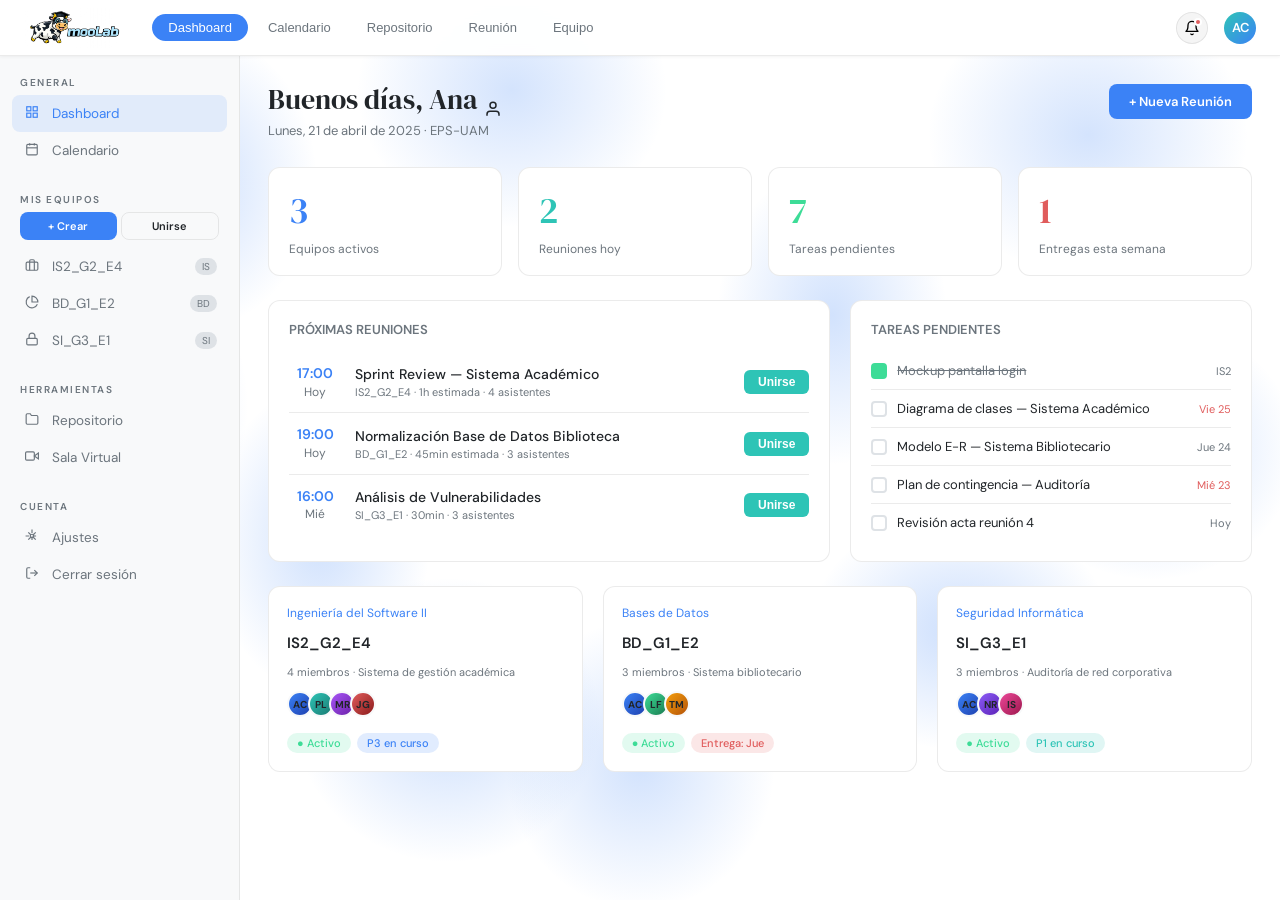
<file: index.html>
<!DOCTYPE html>
<html lang="es">
<head>
  <meta charset="UTF-8">
  <meta name="viewport" content="width=device-width, initial-scale=1.0">
  <title>MooLab — Maqueta</title>
  
  <!-- Google Fonts -->
  <link href="https://fonts.googleapis.com/css2?family=DM+Serif+Display:ital@0;1&family=DM+Sans:wght@300;400;500;600&display=swap" rel="stylesheet">
  
  <!-- External CSS -->
  <link rel="stylesheet" href="css/styles.css">
</head>
<body>

<!-- ════════════════════════════════════════════════════════════════════════════════
     REFACTORED VERSION - All styles moved to external CSS, JS moved to external file
     ════════════════════════════════════════════════════════════════════════════════ -->

<!-- ═══════════════════════════════════════════════════════════════════════════════
     TOPBAR
     ═══════════════════════════════════════════════════════════════════════════════ -->
<header class="topbar">
  <div class="logo-container">
    <img src="logo.png" alt="MooLab Logo" class="logo-img" style="width: 100%;" />
  </div>
  <nav class="nav-pills">
    <button class="nav-pill active" onclick="setView('dashboard',this)">Dashboard</button>
    <button class="nav-pill" onclick="setView('calendar',this)">Calendario</button>
    <button class="nav-pill" onclick="setView('repository',this)">Repositorio</button>
    <button class="nav-pill" onclick="setView('meeting',this)">Reunión</button>
    <button class="nav-pill" onclick="setView('team',this)">Equipo</button>
  </nav>
  <button class="notif-btn" onclick="toggleNotif()">
    <svg width="16" height="16" viewBox="0 0 24 24" fill="none" stroke="currentColor" stroke-width="2" stroke-linecap="round" stroke-linejoin="round"><path d="M18 8A6 6 0 0 0 6 8c0 7-3 9-3 9h18s-3-2-3-9"/><path d="M13.73 21a2 2 0 0 1-3.46 0"/></svg>
    <span class="notif-dot"></span>
  </button>
  <div class="avatar">AC</div>
</header>

<!-- ═══════════════════════════════════════════════════════════════════════════════
     NOTIFICATION PANEL
     ═══════════════════════════════════════════════════════════════════════════════ -->
<div class="notif-panel" id="notifPanel">
  <div class="notif-header">Notificaciones</div>
  <div class="notif-item">
    <span class="notif-ico"><svg width="18" height="18" viewBox="0 0 24 24" fill="none" stroke="currentColor" stroke-width="2"><rect x="3" y="4" width="18" height="18" rx="2" ry="2"/><line x1="16" y1="2" x2="16" y2="6"/><line x1="8" y1="2" x2="8" y2="6"/><line x1="3" y1="10" x2="21" y2="10"/></svg></span>
    <div class="notif-text">
      <strong>Reunión en 30 min — Sistema Académico</strong>
      <span class="notif-time">hace 2 min</span>
    </div>
    <div class="unread-dot"></div>
  </div>
  <div class="notif-item">
    <span class="notif-ico"><svg width="18" height="18" viewBox="0 0 24 24" fill="none" stroke="currentColor" stroke-width="2"><path d="M21 15v4a2 2 0 0 1-2 2H5a2 2 0 0 1-2-2v-4"/><polyline points="7 10 12 15 17 10"/><line x1="12" y1="15" x2="12" y2="3"/></svg></span>
    <div class="notif-text">
      <strong>Entrega automática realizada — P3</strong>
      <span class="notif-time">hace 1 h</span>
    </div>
    <div class="unread-dot"></div>
  </div>
  <div class="notif-item">
    <span class="notif-ico"><svg width="18" height="18" viewBox="0 0 24 24" fill="none" stroke="currentColor" stroke-width="2"><path d="M17 21v-2a4 4 0 0 0-4-4H5a4 4 0 0 0-4 4v2"/><circle cx="9" cy="7" r="4"/><path d="M23 21v-2a4 4 0 0 0-3-3.87"/><path d="M16 3.13a4 4 0 0 1 0 7.75"/></svg></span>
    <div class="notif-text">
      <strong>Pablo se unió al equipo IS2_G2_E4</strong>
      <span class="notif-time">ayer</span>
    </div>
  </div>
  <div class="notif-item">
    <span class="notif-ico"><svg width="18" height="18" viewBox="0 0 24 24" fill="none" stroke="currentColor" stroke-width="2"><circle cx="12" cy="12" r="10"/><line x1="15" y1="9" x2="9" y2="15"/><line x1="9" y1="9" x2="15" y2="15"/></svg></span>
    <div class="notif-text">
      <strong>Reunión cancelada — BD Página 2</strong>
      <span class="notif-time">ayer · Motivo: conflicto horario</span>
    </div>
  </div>
</div>

<!-- ═══════════════════════════════════════════════════════════════════════════════
     MODALS
     ═══════════════════════════════════════════════════════════════════════════════ -->

<!-- MODAL: Nueva Reunión -->
<div class="modal-overlay" id="meetingModal">
  <div class="modal">
    <div class="modal-title">Nueva Reunión</div>
    <div class="form-group">
      <label class="form-label">Equipo</label>
      <select class="form-select">
        <option selected>IS2_G2_E4 — Ingeniería del Software II</option>
        <option>BD_G1_E2 — Bases de Datos</option>
        <option>SI_G3_E1 — Seguridad Informática</option>
      </select>
    </div>
    <div class="form-group">
      <label class="form-label">Título</label>
      <input class="form-input" value="Sprint Review — Práctica 3" />
    </div>
    <div style="display:grid;grid-template-columns:1fr 1fr;gap:12px">
      <div class="form-group">
        <label class="form-label">Fecha</label>
        <input class="form-input" type="date" value="2025-04-21" />
      </div>
      <div class="form-group">
        <label class="form-label">Hora</label>
        <input class="form-input" type="time" value="17:00" />
      </div>
    </div>
    <div class="form-group">
      <label class="form-label">Duración estimada</label>
      <select class="form-select">
        <option>30 minutos</option>
        <option selected>1 hora</option>
        <option>1h 30min</option>
        <option>2 horas</option>
      </select>
    </div>
    <div class="form-group">
      <label class="form-label">Tipo</label>
      <select class="form-select">
        <option selected>Puntual (una vez)</option>
        <option>Semanal</option>
        <option>Mensual</option>
      </select>
    </div>
    <div class="form-group">
      <label class="form-label">Objetivos / Temas a tratar</label>
      <input class="form-input" value="Revisión mockups, reparto tareas P3, cierre actas" />
    </div>
    <div class="modal-footer">
      <button class="btn btn-outline" onclick="closeModal('meetingModal')">Cancelar</button>
      <button class="btn btn-primary" onclick="closeModal('meetingModal')">Crear Reunión</button>
    </div>
  </div>
</div>

<!-- MODAL: Cancelar Reunión -->
<div class="modal-overlay" id="cancelMeetingModal">
  <div class="modal">
    <div class="modal-title">Cancelar Reunión</div>
    <p style="font-size:13px;color:var(--muted);margin-bottom:16px">Sprint Review — IS2 P3<br>Lun, 21 abril • 17:00</p>
    <div class="form-group">
      <label class="form-label">Motivo de cancelación</label>
      <input class="form-input" placeholder="Ej: Conflicto de horario, enfermedad..." />
    </div>
    <div style="padding:10px;background:rgba(224,92,92,0.1);border-radius:8px;font-size:12px;margin-bottom:14px">
      <svg width="12" height="12" viewBox="0 0 24 24" fill="none" stroke="var(--rose)" stroke-width="2" style="display:inline;margin-right:4px"><path d="M10.29 3.86L1.82 18a2 2 0 0 0 1.71 3h16.94a2 2 0 0 0 1.71-3L13.71 3.86a2 2 0 0 0-3.42 0z"/><line x1="12" y1="9" x2="12" y2="13"/><line x1="12" y1="17" x2="12.01" y2="17"/></svg> Se notificará a todos los integrantes del equipo
    </div>
    <div class="modal-footer">
      <button class="btn btn-outline" onclick="closeModal('cancelMeetingModal')">Volver</button>
      <button class="btn" style="background:var(--rose);color:#fff" onclick="closeModal('cancelMeetingModal')">Cancelar Reunión</button>
    </div>
  </div>
</div>

<!-- MODAL: Crear Equipo -->
<div class="modal-overlay" id="createTeamModal">
  <div class="modal">
    <div class="modal-title">Crear Nuevo Equipo</div>
    <div class="form-group">
      <label class="form-label">Asignatura</label>
      <select class="form-select">
        <option>Seleccionar asignatura...</option>
        <option selected>Ingeniería del Software II</option>
        <option>Bases de Datos</option>
        <option>Seguridad Informática</option>
        <option>Arquitectura de Computadores</option>
      </select>
    </div>
    <div class="form-group">
      <label class="form-label">Grupo de prácticas</label>
      <select class="form-select">
        <option>Seleccionar grupo...</option>
        <option>Grupo 1</option>
        <option selected>Grupo 2</option>
        <option>Grupo 3</option>
      </select>
    </div>
    <div class="form-group">
      <label class="form-label">Descripción del equipo (opcional)</label>
      <input class="form-input" placeholder="Ej: Enfocados en metodologías ágiles" />
    </div>
    <div class="form-group">
      <label class="form-label">Integrantes (2-4 personas)</label>
      <div style="display:flex;flex-direction:column;gap:8px;margin-top:8px">
        <div style="display:flex;gap:8px;align-items:center;padding:8px;background:var(--slate);border-radius:6px">
          <span style="font-size:11px;font-weight:600;color:var(--muted)">1</span>
          <input class="form-input" style="margin:0" placeholder="nombre.apellido@estudiante.uam.es" value="ana.castillo@estudiante.uam.es" disabled />
          <span style="font-size:11px;color:var(--amber)">Tú</span>
        </div>
        <div style="display:flex;gap:8px;align-items:center">
          <span style="font-size:11px;font-weight:600;color:var(--muted)">2</span>
          <input class="form-input" style="margin:0" placeholder="Buscar estudiante..." />
          <button class="btn btn-sm btn-outline">Añadir</button>
        </div>
      </div>
    </div>
    <div style="padding:10px;background:rgba(59,130,246,0.1);border-radius:8px;font-size:11px;margin-top:10px">
      ℹ️ Solo se mostrarán estudiantes del mismo grupo de prácticas sin equipo
    </div>
    <div class="modal-footer">
      <button class="btn btn-outline" onclick="closeModal('createTeamModal')">Cancelar</button>
      <button class="btn btn-primary" onclick="closeModal('createTeamModal')">Crear Equipo</button>
    </div>
  </div>
</div>

<!-- MODAL: Unirse a Equipo -->
<div class="modal-overlay" id="joinTeamModal">
  <div class="modal">
    <div class="modal-title">Solicitar unirse a un Equipo</div>
    <div class="form-group">
      <label class="form-label">Asignatura</label>
      <select class="form-select">
        <option selected>Ingeniería del Software II</option>
        <option>Bases de Datos</option>
        <option>Seguridad Informática</option>
      </select>
    </div>
    <div class="form-group">
      <label class="form-label">Equipos disponibles</label>
      <div style="display:flex;flex-direction:column;gap:8px;margin-top:8px;max-height:200px;overflow-y:auto">
        <div style="padding:12px;border:1px solid var(--border);border-radius:8px;cursor:pointer;transition:all 0.15s" onmouseover="this.style.borderColor='var(--amber)'" onmouseout="this.style.borderColor='var(--border)'">
          <div style="font-weight:600;font-size:13px">IS2_G2_E2</div>
          <div style="font-size:11px;color:var(--muted);margin-top:2px">3/4 miembros · Práctica 3 en curso</div>
        </div>
        <div style="padding:12px;border:1px solid var(--border);border-radius:8px;cursor:pointer;transition:all 0.15s" onmouseover="this.style.borderColor='var(--amber)'" onmouseout="this.style.borderColor='var(--border)'">
          <div style="font-weight:600;font-size:13px">IS2_G2_E5</div>
          <div style="font-size:11px;color:var(--muted);margin-top:2px">2/4 miembros · Buscando integrantes</div>
        </div>
      </div>
    </div>
    <div class="form-group">
      <label class="form-label">Mensaje de presentación (opcional)</label>
      <input class="form-input" placeholder="Ej: Experiencia en desarrollo web..." />
    </div>
    <div class="modal-footer">
      <button class="btn btn-outline" onclick="closeModal('joinTeamModal')">Cancelar</button>
      <button class="btn btn-primary" onclick="closeModal('joinTeamModal')">Enviar Solicitud</button>
    </div>
  </div>
</div>

<!-- MODAL: Subir Archivo -->
<div class="modal-overlay" id="uploadFileModal">
  <div class="modal">
    <div class="modal-title">Subir Archivo</div>
    <div class="form-group">
      <label class="form-label">Ubicación actual</label>
      <input class="form-input" value="IS2_G2_E4 › Práctica 3" disabled />
    </div>
    <div style="border:2px dashed var(--border);border-radius:8px;padding:32px;text-align:center;cursor:pointer;transition:all 0.2s" onmouseover="this.style.borderColor='var(--amber)';this.style.background='rgba(59,130,246,0.05)'" onmouseout="this.style.borderColor='var(--border)';this.style.background='transparent'">
      <div style="margin-bottom:8px"><svg width="32" height="32" viewBox="0 0 24 24" fill="none" stroke="currentColor" stroke-width="1.5"><path d="M21 15v4a2 2 0 0 1-2 2H5a2 2 0 0 1-2-2v-4"/><polyline points="17 8 12 3 7 8"/><line x1="12" y1="3" x2="12" y2="15"/></svg></div>
      <div style="font-size:13px;font-weight:600;margin-bottom:4px">Arrastra archivos aquí</div>
      <div style="font-size:11px;color:var(--muted)">o haz clic para seleccionar</div>
    </div>
    <div style="font-size:11px;color:var(--muted);margin-top:12px">
      Tipos soportados: Documentos, código fuente, imágenes, PDF, Office, etc.
    </div>
    <div class="modal-footer">
      <button class="btn btn-outline" onclick="closeModal('uploadFileModal')">Cancelar</button>
      <button class="btn btn-primary" onclick="closeModal('uploadFileModal')">Subir</button>
    </div>
  </div>
</div>

<!-- MODAL: Crear Carpeta Práctica -->
<div class="modal-overlay" id="createFolderModal">
  <div class="modal">
    <div class="modal-title">Nueva Carpeta de Práctica</div>
    <div class="form-group">
      <label class="form-label">Nombre de la carpeta</label>
      <input class="form-input" placeholder="Ej: Práctica 4" />
    </div>
    <div class="form-group">
      <label class="form-label">Asociar a tarea de Moodle</label>
      <select class="form-select">
        <option>Seleccionar tarea...</option>
        <option>Práctica 3 — Análisis y Diseño (Entrega: 25 abr)</option>
        <option>Práctica 4 — Implementación (Entrega: 12 may)</option>
        <option>Práctica 5 — Pruebas (Entrega: 28 may)</option>
      </select>
    </div>
    <div class="form-group">
      <label class="form-label">Carpeta de entrega automática</label>
      <input class="form-input" value="/src" placeholder="Ej: /src, /entrega" />
    </div>
    <div style="padding:10px;background:rgba(59,130,246,0.1);border-radius:8px;font-size:11px">
      ℹ️ Los archivos en la carpeta de entrega se comprimirán y enviarán automáticamente si no se ha entregado nada antes del plazo
    </div>
    <div class="modal-footer">
      <button class="btn btn-outline" onclick="closeModal('createFolderModal')">Cancelar</button>
      <button class="btn btn-primary" onclick="closeModal('createFolderModal')">Crear Carpeta</button>
    </div>
  </div>
</div>

<!-- MODAL: Comentar Archivo -->
<div class="modal-overlay" id="commentFileModal">
  <div class="modal">
    <div class="modal-title">Comentarios — Memoria_P3_v2.docx</div>
    <div style="max-height:300px;overflow-y:auto;margin-bottom:16px">
      <div style="padding:10px;background:var(--slate);border-radius:8px;margin-bottom:8px">
        <div style="display:flex;justify-content:space-between;align-items:center;margin-bottom:4px">
          <span style="font-size:11px;font-weight:600;color:var(--amber)">Pablo L.</span>
          <span style="font-size:10px;color:var(--muted)">hace 2h</span>
        </div>
        <div style="font-size:12px;margin-bottom:4px">Revisar sección 3.2, falta completar los diagramas</div>
        <div style="font-size:10px;color:var(--muted)"><svg width="10" height="10" viewBox="0 0 24 24" fill="currentColor" style="display:inline;margin-right:2px"><path d="M21 10c0 7-9 13-9 13s-9-6-9-13a9 9 0 0 1 18 0z"/><circle cx="12" cy="10" r="3"/></svg> Página 15, línea 8-12</div>
      </div>
      <div style="padding:10px;background:rgba(59,130,246,0.1);border-radius:8px;margin-bottom:8px">
        <div style="display:flex;justify-content:space-between;align-items:center;margin-bottom:4px">
          <span style="font-size:11px;font-weight:600;color:var(--teal)">Ana C. (tú)</span>
          <span style="font-size:10px;color:var(--muted)">hace 1h</span>
        </div>
        <div style="font-size:12px;margin-bottom:4px"><svg width="12" height="12" viewBox="0 0 24 24" fill="none" stroke="var(--green)" stroke-width="3" style="display:inline;margin-right:4px"><polyline points="20 6 9 17 4 12"/></svg> Corregido, he añadido el diagrama de clases</div>
      </div>
    </div>
    <div class="form-group">
      <label class="form-label">Nuevo comentario</label>
      <input class="form-input" placeholder="Escribe tu comentario..." />
      <input class="form-input" style="margin-top:6px" placeholder="Referencia (opcional): Ej: Página 10, línea 5" />
    </div>
    <div class="modal-footer">
      <button class="btn btn-outline" onclick="closeModal('commentFileModal')">Cerrar</button>
      <button class="btn btn-primary" onclick="closeModal('commentFileModal')">Añadir Comentario</button>
    </div>
  </div>
</div>

<!-- MODAL: Reportar Incidencia -->
<div class="modal-overlay" id="reportIncidentModal">
  <div class="modal">
    <div class="modal-title">Reportar Incidencia al Profesor</div>
    <div class="form-group">
      <label class="form-label">Equipo</label>
      <input class="form-input" value="IS2_G2_E4 — Ingeniería del Software II" disabled />
    </div>
    <div class="form-group">
      <label class="form-label">Tipo de incidencia</label>
      <select class="form-select">
        <option>Seleccionar tipo...</option>
        <option>Conflicto entre miembros</option>
        <option>Miembro inactivo / no participa</option>
        <option>Desacuerdo en reparto de trabajo</option>
        <option>Problemas técnicos</option>
        <option>Otro</option>
      </select>
    </div>
    <div class="form-group">
      <label class="form-label">Descripción detallada</label>
      <textarea class="form-input" style="min-height:100px;resize:vertical" placeholder="Describe la situación con el mayor detalle posible..."></textarea>
    </div>
    <div style="padding:10px;background:rgba(224,92,92,0.1);border-radius:8px;font-size:11px">
      <svg width="12" height="12" viewBox="0 0 24 24" fill="none" stroke="var(--rose)" stroke-width="2" style="display:inline;margin-right:4px"><path d="M10.29 3.86L1.82 18a2 2 0 0 0 1.71 3h16.94a2 2 0 0 0 1.71-3L13.71 3.86a2 2 0 0 0-3.42 0z"/><line x1="12" y1="9" x2="12" y2="13"/><line x1="12" y1="17" x2="12.01" y2="17"/></svg> Esta incidencia será enviada al profesor García (IS2). Se te responderá mediante correo electrónico
    </div>
    <div class="modal-footer">
      <button class="btn btn-outline" onclick="closeModal('reportIncidentModal')">Cancelar</button>
      <button class="btn" style="background:var(--rose);color:#fff" onclick="closeModal('reportIncidentModal')">Enviar Incidencia</button>
    </div>
  </div>
</div>

<!-- MODAL: Invitar Estudiante Externo -->
<div class="modal-overlay" id="inviteExternalModal">
  <div class="modal">
    <div class="modal-title">Invitar Estudiante Externo</div>
    <div class="form-group">
      <label class="form-label">Buscar estudiante</label>
      <input class="form-input" id="externalSearchInput" placeholder="Nombre o correo @estudiante.uam.es..." oninput="filterExternalStudents(this.value)" />
    </div>
    <div id="externalStudentResults" style="display:flex;flex-direction:column;gap:6px;max-height:180px;overflow-y:auto;margin-top:4px">
      <div class="external-student-item" data-name="Carlos Méndez" data-email="carlos.mendez@estudiante.uam.es" data-group="IS2 · Grupo 3" onclick="selectExternalStudent(this)" style="display:flex;gap:10px;align-items:center;padding:10px;border:1px solid var(--border);border-radius:8px;cursor:pointer;transition:all 0.15s">
        <div class="member-av-big" style="background:linear-gradient(135deg,#f59e0b,#b45309);width:30px;height:30px;min-width:30px;font-size:11px;border-radius:50%">CM</div>
        <div><div style="font-size:13px;font-weight:500">Carlos Méndez</div><div style="font-size:10px;color:var(--muted)">carlos.mendez@estudiante.uam.es · IS2 Grupo 3</div></div>
      </div>
      <div class="external-student-item" data-name="Laura Sanz" data-email="laura.sanz@estudiante.uam.es" data-group="IS2 · Grupo 1" onclick="selectExternalStudent(this)" style="display:flex;gap:10px;align-items:center;padding:10px;border:1px solid var(--border);border-radius:8px;cursor:pointer;transition:all 0.15s">
        <div class="member-av-big" style="background:linear-gradient(135deg,#8b5cf6,#5b21b6);width:30px;height:30px;min-width:30px;font-size:11px;border-radius:50%">LS</div>
        <div><div style="font-size:13px;font-weight:500">Laura Sanz</div><div style="font-size:10px;color:var(--muted)">laura.sanz@estudiante.uam.es · IS2 Grupo 1</div></div>
      </div>
      <div class="external-student-item" data-name="Miguel Torres" data-email="miguel.torres@estudiante.uam.es" data-group="IS2 · Grupo 4" onclick="selectExternalStudent(this)" style="display:flex;gap:10px;align-items:center;padding:10px;border:1px solid var(--border);border-radius:8px;cursor:pointer;transition:all 0.15s">
        <div class="member-av-big" style="background:linear-gradient(135deg,#ec4899,#9d174d);width:30px;height:30px;min-width:30px;font-size:11px;border-radius:50%">MT</div>
        <div><div style="font-size:13px;font-weight:500">Miguel Torres</div><div style="font-size:10px;color:var(--muted)">miguel.torres@estudiante.uam.es · IS2 Grupo 4</div></div>
      </div>
      <div class="external-student-item" data-name="Sofía Navarro" data-email="sofia.navarro@estudiante.uam.es" data-group="IS2 · Grupo 3" onclick="selectExternalStudent(this)" style="display:flex;gap:10px;align-items:center;padding:10px;border:1px solid var(--border);border-radius:8px;cursor:pointer;transition:all 0.15s">
        <div class="member-av-big" style="background:linear-gradient(135deg,var(--teal),#1a7a72);width:30px;height:30px;min-width:30px;font-size:11px;border-radius:50%">SN</div>
        <div><div style="font-size:13px;font-weight:500">Sofía Navarro</div><div style="font-size:10px;color:var(--muted)">sofia.navarro@estudiante.uam.es · IS2 Grupo 3</div></div>
      </div>
    </div>
    <div id="externalStudentSelected" style="display:none;padding:8px 12px;background:rgba(59,130,246,0.1);border-radius:8px;margin-top:10px;font-size:12px;border:1px solid rgba(59,130,246,0.3)">
      <svg width="12" height="12" viewBox="0 0 24 24" fill="none" stroke="var(--amber)" stroke-width="3" style="display:inline;margin-right:6px"><polyline points="20 6 9 17 4 12"/></svg>Seleccionado: <strong id="selectedStudentName"></strong>
    </div>
    <div class="form-group" style="margin-top:14px">
      <label class="form-label">Mensaje de invitación (opcional)</label>
      <input class="form-input" placeholder="Ej: Necesitamos alguien con experiencia en backend..." />
    </div>
    <div class="modal-footer">
      <button class="btn btn-outline" onclick="closeModal('inviteExternalModal')">Cancelar</button>
      <button class="btn btn-primary" onclick="closeModal('inviteExternalModal')">Enviar solicitud</button>
    </div>
  </div>
</div>

<!-- MODAL: Detalle de Reunión (Futura / Pasada) -->
<div class="modal-overlay" id="meetingDetailModal">
  <div class="modal">
    <div class="modal-title" id="mdTitle"></div>
    <div id="mdMeta" style="display:flex;flex-wrap:wrap;gap:8px;align-items:center;margin-bottom:18px;font-size:12px;color:var(--muted)"></div>
    <!-- FUTURO: objetivos con fecha/hora -->
    <div id="mdFutureSection">
      <div class="card-title" style="margin-bottom:10px">OBJETIVOS DE LA REUNIÓN</div>
      <div id="mdObjectives" style="display:flex;flex-direction:column;gap:8px"></div>
    </div>
    <!-- PASADO: checklist realizado -->
    <div id="mdPastSection" style="display:none">
      <div class="card-title" style="margin-bottom:10px">CHECKLIST REALIZADO</div>
      <div id="mdChecklist" style="display:flex;flex-direction:column;gap:8px"></div>
    </div>
    <div class="modal-footer">
      <button class="btn btn-outline" onclick="closeModal('meetingDetailModal')">Cerrar</button>
      <button class="btn btn-primary" id="mdJoinBtn" onclick="setView('meeting',null,null);closeModal('meetingDetailModal')">Unirse a la reunión</button>
    </div>
  </div>
</div>

<!-- MODAL: Permiso Grabación -->
<div class="modal-overlay" id="recordPermissionModal">
  <div class="modal">
    <div class="modal-title">Solicitar Permiso de Grabación</div>
    <p style="font-size:13px;color:var(--muted);margin-bottom:16px">
      Para grabar esta reunión, todos los participantes deben dar su consentimiento
    </p>
    <div style="padding:12px;background:var(--slate);border-radius:8px;margin-bottom:16px">
      <div style="font-size:12px;font-weight:600;margin-bottom:8px">Estado de permisos:</div>
      <div style="display:flex;flex-direction:column;gap:6px">
        <div style="display:flex;justify-content:space-between;font-size:11px">
          <span>Ana C. (tú)</span>
          <span style="color:var(--green)"><svg width="12" height="12" viewBox="0 0 24 24" fill="none" stroke="currentColor" stroke-width="3" style="display:inline;margin-right:2px"><polyline points="20 6 9 17 4 12"/></svg> Aceptado</span>
        </div>
        <div style="display:flex;justify-content:space-between;font-size:11px">
          <span>Pablo L.</span>
          <span style="color:var(--muted)"><svg width="12" height="12" viewBox="0 0 24 24" fill="none" stroke="currentColor" stroke-width="2" style="display:inline;margin-right:2px"><circle cx="12" cy="12" r="10"/><polyline points="12 6 12 12 16 14"/></svg> Pendiente</span>
        </div>
        <div style="display:flex;justify-content:space-between;font-size:11px">
          <span>Marta R.</span>
          <span style="color:var(--muted)"><svg width="12" height="12" viewBox="0 0 24 24" fill="none" stroke="currentColor" stroke-width="2" style="display:inline;margin-right:2px"><circle cx="12" cy="12" r="10"/><polyline points="12 6 12 12 16 14"/></svg> Pendiente</span>
        </div>
        <div style="display:flex;justify-content:space-between;font-size:11px">
          <span>Javier G.</span>
          <span style="color:var(--green)"><svg width="12" height="12" viewBox="0 0 24 24" fill="none" stroke="currentColor" stroke-width="3" style="display:inline;margin-right:2px"><polyline points="20 6 9 17 4 12"/></svg> Aceptado</span>
        </div>
      </div>
    </div>
    <div style="padding:10px;background:rgba(59,130,246,0.1);border-radius:8px;font-size:11px">
      <svg width="12" height="12" viewBox="0 0 24 24" fill="currentColor" style="display:inline;margin-right:4px"><circle cx="12" cy="12" r="10"/><line x1="12" y1="16" x2="12" y2="12"/><line x1="12" y1="8" x2="12.01" y2="8"/></svg> La grabación se almacenará durante 30 días y estará disponible solo para los participantes
    </div>
    <div class="modal-footer">
      <button class="btn btn-outline" onclick="closeModal('recordPermissionModal')">Cancelar</button>
      <button class="btn btn-primary" onclick="closeModal('recordPermissionModal')">Enviar Solicitud</button>
    </div>
  </div>
</div>

<!-- MODAL: Logs de Asistencia -->
<div class="modal-overlay" id="attendanceLogsModal">
  <div class="modal">
    <div class="modal-title">Logs de Asistencia — IS2_G2_E4</div>
    <div style="max-height:350px;overflow-y:auto">
      <div style="margin-bottom:16px">
        <div style="font-size:12px;font-weight:600;margin-bottom:8px;color:var(--muted)">ÚLTIMA REUNIÓN — 19 ABR 2025</div>
        <div style="background:var(--slate);border-radius:8px;padding:12px">
          <table style="width:100%;font-size:11px">
            <tr style="border-bottom:1px solid var(--border)">
              <th style="text-align:left;padding:6px;color:var(--muted)">Miembro</th>
              <th style="text-align:center;padding:6px;color:var(--muted)">Entrada</th>
              <th style="text-align:center;padding:6px;color:var(--muted)">Salida</th>
              <th style="text-align:center;padding:6px;color:var(--muted)">Estado</th>
            </tr>
            <tr>
              <td style="padding:6px">Ana C.</td>
              <td style="text-align:center;padding:6px">17:00</td>
              <td style="text-align:center;padding:6px">18:15</td>
              <td style="text-align:center;padding:6px"><span style="color:var(--green)">✓ Asistió</span></td>
            </tr>
            <tr>
              <td style="padding:6px">Pablo L.</td>
              <td style="text-align:center;padding:6px">17:05</td>
              <td style="text-align:center;padding:6px">18:15</td>
              <td style="text-align:center;padding:6px"><span style="color:var(--amber)"><svg width="12" height="12" viewBox="0 0 24 24" fill="none" stroke="currentColor" stroke-width="2" style="display:inline;margin-right:2px"><circle cx="12" cy="12" r="10"/><line x1="12" y1="8" x2="12" y2="12"/><line x1="12" y1="16" x2="12.01" y2="16"/></svg> Tarde 5min</span></td>
            </tr>
            <tr>
              <td style="padding:6px">Marta R.</td>
              <td style="text-align:center;padding:6px">17:12</td>
              <td style="text-align:center;padding:6px">18:00</td>
              <td style="text-align:center;padding:6px"><span style="color:var(--amber)"><svg width="12" height="12" viewBox="0 0 24 24" fill="none" stroke="currentColor" stroke-width="2" style="display:inline;margin-right:2px"><circle cx="12" cy="12" r="10"/><line x1="12" y1="8" x2="12" y2="12"/><line x1="12" y1="16" x2="12.01" y2="16"/></svg> Tarde 12min</span></td>
            </tr>
            <tr>
              <td style="padding:6px">Javier G.</td>
              <td style="text-align:center;padding:6px">—</td>
              <td style="text-align:center;padding:6px">—</td>
              <td style="text-align:center;padding:6px"><span style="color:var(--rose)">✗ No asistió</span></td>
            </tr>
          </table>
        </div>
      </div>
      <div>
        <div style="font-size:12px;font-weight:600;margin-bottom:8px;color:var(--muted)">RESUMEN GLOBAL</div>
        <div style="display:grid;grid-template-columns:repeat(2,1fr);gap:8px">
          <div style="background:var(--slate);border-radius:8px;padding:10px;text-align:center">
            <div style="font-size:20px;font-weight:600;color:var(--green)">92%</div>
            <div style="font-size:10px;color:var(--muted)">Asistencia media</div>
          </div>
          <div style="background:var(--slate);border-radius:8px;padding:10px;text-align:center">
            <div style="font-size:20px;font-weight:600;color:var(--amber)">5 min</div>
            <div style="font-size:10px;color:var(--muted)">Retraso promedio</div>
          </div>
        </div>
      </div>
    </div>
    <div class="modal-footer">
      <button class="btn btn-primary" onclick="closeModal('attendanceLogsModal')">Cerrar</button>
    </div>
  </div>
</div>

<!-- MODAL: Pizarra Compartida -->
<div class="modal-overlay" id="whiteboardModal">
  <div class="modal" style="width:720px;max-width:95vw">
    <div class="modal-title">Pizarra Compartida</div>
    <div style="background:var(--navy);border:2px solid var(--border);border-radius:8px;padding:16px;min-height:400px;position:relative">
      <div style="position:absolute;top:12px;right:12px;display:flex;gap:6px">
        <button class="btn btn-sm btn-outline" title="Lápiz"><svg width="14" height="14" viewBox="0 0 24 24" fill="none" stroke="currentColor" stroke-width="2"><path d="M12 19l7-7 3 3-7 7-3-3z"/><path d="M18 13l-1.5-7.5L2 2l3.5 14.5L13 18l5-5z"/><path d="M2 2l7.586 7.586"/></svg></button>
        <button class="btn btn-sm btn-outline" title="Borrador"><svg width="14" height="14" viewBox="0 0 24 24" fill="none" stroke="currentColor" stroke-width="2"><path d="M20 20H7L3 16L14 5L19 10L12 17"/></svg></button>
        <button class="btn btn-sm btn-outline" title="Formas"><svg width="14" height="14" viewBox="0 0 24 24" fill="none" stroke="currentColor" stroke-width="2"><rect x="3" y="3" width="18" height="18" rx="2" ry="2"/></svg></button>
        <button class="btn btn-sm btn-outline" title="Texto">T</button>
        <button class="btn btn-sm btn-outline" title="Color"><svg width="14" height="14" viewBox="0 0 24 24" fill="none" stroke="currentColor" stroke-width="2"><circle cx="13.5" cy="6.5" r=".5"/><circle cx="17.5" cy="10.5" r=".5"/><circle cx="8.5" cy="7.5" r=".5"/><circle cx="6.5" cy="12.5" r=".5"/><path d="M12 2C6.5 2 2 6.5 2 12s4.5 10 10 10c.926 0 1.648-.746 1.648-1.688 0-.437-.18-.835-.437-1.125-.29-.289-.438-.652-.438-1.125a1.64 1.64 0 0 1 1.668-1.668h1.996c3.051 0 5.555-2.503 5.555-5.554C21.965 6.012 17.461 2 12 2z"/></svg></button>
      </div>
      <div style="text-align:center;padding-top:100px;color:var(--muted);font-size:13px">
        <div style="margin-bottom:16px"><svg width="48" height="48" viewBox="0 0 24 24" fill="none" stroke="currentColor" stroke-width="1.5"><path d="M12 19l7-7 3 3-7 7-3-3z"/><path d="M18 13l-1.5-7.5L2 2l3.5 14.5L13 18l5-5z"/><path d="M2 2l7.586 7.586"/></svg></div>
        <div>Dibuja o escribe para colaborar en tiempo real</div>
        <div style="font-size:11px;margin-top:8px">Todos los participantes pueden ver y editar</div>
      </div>
    </div>
    <div class="modal-footer">
      <button class="btn btn-outline" onclick="closeModal('whiteboardModal')">Limpiar todo</button>
      <button class="btn btn-primary" onclick="closeModal('whiteboardModal')">Cerrar</button>
    </div>
  </div>
</div>

<!-- MODAL: Temporizador -->
<div class="modal-overlay" id="timerModal">
  <div class="modal">
    <div class="modal-title">Temporizador de Reunión</div>
    <div style="text-align:center;padding:32px 16px">
      <div style="font-size:64px;font-weight:700;font-family:'DM Serif Display',serif;color:var(--amber);margin-bottom:16px">
        00:23:41
      </div>
      <div style="font-size:13px;color:var(--muted);margin-bottom:24px">Tiempo transcurrido</div>
      <div style="display:flex;gap:8px;justify-content:center">
        <button class="btn btn-outline"><svg width="14" height="14" viewBox="0 0 24 24" fill="none" stroke="currentColor" stroke-width="2" style="margin-right:4px"><rect x="6" y="4" width="4" height="16"/><rect x="14" y="4" width="4" height="16"/></svg> Pausar</button>
        <button class="btn btn-outline"><svg width="14" height="14" viewBox="0 0 24 24" fill="none" stroke="currentColor" stroke-width="2" style="margin-right:4px"><polyline points="23 4 23 10 17 10"/><path d="M20.49 15a9 9 0 1 1-2.12-9.36L23 10"/></svg> Reiniciar</button>
      </div>
    </div>
    <div style="border-top:1px solid var(--border);padding-top:16px">
      <div style="font-size:12px;font-weight:600;margin-bottom:8px">Programar tiempo límite:</div>
      <div style="display:flex;gap:8px">
        <input class="form-input" type="number" placeholder="60" style="margin:0;width:80px" />
        <span style="line-height:35px;font-size:13px">minutos</span>
        <button class="btn btn-sm btn-primary">Establecer</button>
      </div>
    </div>
    <div class="modal-footer">
      <button class="btn btn-primary" onclick="closeModal('timerModal')">Cerrar</button>
    </div>
  </div>
</div>

<!-- MODAL: Participantes -->
<div class="modal-overlay" id="participantsModal">
  <div class="modal">
    <div class="modal-title">Gestionar Participantes</div>
    <div style="display:flex;flex-direction:column;gap:8px;max-height:300px;overflow-y:auto">
      <div style="display:flex;justify-content:space-between;align-items:center;padding:10px;background:var(--slate);border-radius:6px">
        <div>
          <div style="font-size:13px;font-weight:500">Ana C. (tú)</div>
          <div style="font-size:10px;color:var(--amber)">Organizador</div>
        </div>
        <div style="display:flex;gap:4px">
          <span style="font-size:16px"><svg width="16" height="16" viewBox="0 0 24 24" fill="none" stroke="currentColor" stroke-width="2"><path d="M12 1a3 3 0 0 0-3 3v8a3 3 0 0 0 6 0V4a3 3 0 0 0-3-3z"/><path d="M19 10v2a7 7 0 0 1-14 0v-2"/><line x1="12" y1="19" x2="12" y2="23"/><line x1="8" y1="23" x2="16" y2="23"/></svg></span>
          <span style="font-size:16px"><svg width="16" height="16" viewBox="0 0 24 24" fill="none" stroke="currentColor" stroke-width="2"><path d="M23 7l-7 5 7 5V7z"/><rect x="1" y="5" width="15" height="14" rx="2" ry="2"/></svg></span>
        </div>
      </div>
      <div style="display:flex;justify-content:space-between;align-items:center;padding:10px;border:1px solid var(--border);border-radius:6px">
        <div>
          <div style="font-size:13px;font-weight:500">Pablo L.</div>
          <div style="font-size:10px;color:var(--muted)">Conectado</div>
        </div>
        <div style="display:flex;gap:6px">
          <button class="btn btn-sm btn-outline" title="Silenciar"><svg width="14" height="14" viewBox="0 0 24 24" fill="none" stroke="currentColor" stroke-width="2"><path d="M11 5L6 9H2v6h4l5 4V5z"/><line x1="23" y1="9" x2="17" y2="15"/><line x1="17" y1="9" x2="23" y2="15"/></svg></button>
          <button class="btn btn-sm btn-outline" title="Expulsar" style="color:var(--rose)"><svg width="14" height="14" viewBox="0 0 24 24" fill="none" stroke="currentColor" stroke-width="2"><line x1="18" y1="6" x2="6" y2="18"/><line x1="6" y1="6" x2="18" y2="18"/></svg></button>
        </div>
      </div>
      <div style="display:flex;justify-content:space-between;align-items:center;padding:10px;border:1px solid var(--border);border-radius:6px">
        <div>
          <div style="font-size:13px;font-weight:500">Marta R.</div>
          <div style="font-size:10px;color:var(--muted)">Conectada</div>
        </div>
        <div style="display:flex;gap:6px">
          <button class="btn btn-sm btn-outline" title="Silenciar"><svg width="14" height="14" viewBox="0 0 24 24" fill="none" stroke="currentColor" stroke-width="2"><path d="M11 5L6 9H2v6h4l5 4V5z"/><line x1="23" y1="9" x2="17" y2="15"/><line x1="17" y1="9" x2="23" y2="15"/></svg></button>
          <button class="btn btn-sm btn-outline" title="Expulsar" style="color:var(--rose)"><svg width="14" height="14" viewBox="0 0 24 24" fill="none" stroke="currentColor" stroke-width="2"><line x1="18" y1="6" x2="6" y2="18"/><line x1="6" y1="6" x2="18" y2="18"/></svg></button>
        </div>
      </div>
      <div style="display:flex;justify-content:space-between;align-items:center;padding:10px;border:1px solid var(--border);border-radius:6px">
        <div>
          <div style="font-size:13px;font-weight:500">Javier G.</div>
          <div style="font-size:10px;color:var(--muted)">Conectado · ✋ Mano levantada</div>
        </div>
        <div style="display:flex;gap:6px">
          <button class="btn btn-sm btn-outline" title="Silenciar"><svg width="14" height="14" viewBox="0 0 24 24" fill="none" stroke="currentColor" stroke-width="2"><path d="M11 5L6 9H2v6h4l5 4V5z"/><line x1="23" y1="9" x2="17" y2="15"/><line x1="17" y1="9" x2="23" y2="15"/></svg></button>
          <button class="btn btn-sm btn-outline" title="Expulsar" style="color:var(--rose)">✕</button>
        </div>
      </div>
    </div>
    <div style="padding:10px;background:rgba(59,130,246,0.1);border-radius:8px;font-size:11px;margin-top:12px">
      <svg width="12" height="12" viewBox="0 0 24 24" fill="currentColor" style="display:inline;margin-right:4px"><circle cx="12" cy="12" r="10"/><line x1="12" y1="16" x2="12" y2="12"/><line x1="12" y1="8" x2="12.01" y2="8"/></svg> Como organizador puedes silenciar o expulsar participantes si es necesario
    </div>
    <div class="modal-footer">
      <button class="btn btn-primary" onclick="closeModal('participantsModal')">Cerrar</button>
    </div>
  </div>
</div>

<!-- ═══════════════════════════════════════════════════════════════════════════════
     MAIN LAYOUT
     ═══════════════════════════════════════════════════════════════════════════════ -->
<div class="layout">
  
  <!-- SIDEBAR -->
  <aside class="sidebar">
    <div class="sidebar-section">
      <div class="sidebar-label">General</div>
      <div class="sidebar-item active" onclick="setView('dashboard',null,this)">
        <span class="icon"><svg width="14" height="14" viewBox="0 0 24 24" fill="none" stroke="currentColor" stroke-width="2"><rect x="3" y="3" width="7" height="7"/><rect x="14" y="3" width="7" height="7"/><rect x="14" y="14" width="7" height="7"/><rect x="3" y="14" width="7" height="7"/></svg></span> Dashboard
      </div>
      <div class="sidebar-item" onclick="setView('calendar',null,this)">
        <span class="icon"><svg width="14" height="14" viewBox="0 0 24 24" fill="none" stroke="currentColor" stroke-width="2"><rect x="3" y="4" width="18" height="18" rx="2" ry="2"/><line x1="16" y1="2" x2="16" y2="6"/><line x1="8" y1="2" x2="8" y2="6"/><line x1="3" y1="10" x2="21" y2="10"/></svg></span> Calendario
      </div>
    </div>
    <div class="sidebar-section">
      <div class="sidebar-label">Mis Equipos</div>
      <div style="padding:0 8px 8px 8px;display:flex;gap:4px">
        <button class="btn btn-sm btn-primary" style="width:100%;font-size:11px" onclick="openModal('createTeamModal')">+ Crear</button>
        <button class="btn btn-sm btn-outline" style="width:100%;font-size:11px" onclick="openModal('joinTeamModal')">Unirse</button>
      </div>
      <div class="sidebar-item" onclick="setView('team',null,this)">
        <span class="icon"><svg width="14" height="14" viewBox="0 0 24 24" fill="none" stroke="currentColor" stroke-width="2"><rect x="2" y="7" width="20" height="14" rx="2" ry="2"/><path d="M16 21V5a2 2 0 0 0-2-2h-4a2 2 0 0 0-2 2v16"/></svg></span> IS2_G2_E4
        <span class="team-badge">IS</span>
      </div>
      <div class="sidebar-item" onclick="setView('team',null,this)">
        <span class="icon"><svg width="14" height="14" viewBox="0 0 24 24" fill="none" stroke="currentColor" stroke-width="2"><path d="M21.21 15.89A10 10 0 1 1 8 2.83"/><path d="M22 12A10 10 0 0 0 12 2v10z"/></svg></span> BD_G1_E2
        <span class="team-badge">BD</span>
      </div>
      <div class="sidebar-item" onclick="setView('team',null,this)">
        <span class="icon"><svg width="14" height="14" viewBox="0 0 24 24" fill="none" stroke="currentColor" stroke-width="2"><rect x="3" y="11" width="18" height="11" rx="2" ry="2"/><path d="M7 11V7a5 5 0 0 1 10 0v4"/></svg></span> SI_G3_E1
        <span class="team-badge">SI</span>
      </div>
    </div>
    <div class="sidebar-section">
      <div class="sidebar-label">Herramientas</div>
      <div class="sidebar-item" onclick="setView('repository',null,this)">
        <span class="icon"><svg width="14" height="14" viewBox="0 0 24 24" fill="none" stroke="currentColor" stroke-width="2"><path d="M22 19a2 2 0 0 1-2 2H4a2 2 0 0 1-2-2V5a2 2 0 0 1 2-2h5l2 3h9a2 2 0 0 1 2 2z"/></svg></span> Repositorio
      </div>
      <div class="sidebar-item" onclick="setView('meeting',null,this)">
        <span class="icon"><svg width="14" height="14" viewBox="0 0 24 24" fill="none" stroke="currentColor" stroke-width="2"><path d="M23 7l-7 5 7 5V7z"/><rect x="1" y="5" width="15" height="14" rx="2" ry="2"/></svg></span> Sala Virtual
      </div>
    </div>
    <div class="sidebar-section">
      <div class="sidebar-label">Cuenta</div>
      <div class="sidebar-item">
        <span class="icon"><svg width="14" height="14" viewBox="0 0 24 24" fill="none" stroke="currentColor" stroke-width="2"><circle cx="12" cy="12" r="3"/><path d="M12 1v6m0 6v6M5.64 5.64l4.24 4.24m4.24 4.24l4.24 4.24M1 12h6m6 0h6M5.64 18.36l4.24-4.24m4.24-4.24l4.24-4.24"/></svg></span> Ajustes
      </div>
      <div class="sidebar-item">
        <span class="icon"><svg width="14" height="14" viewBox="0 0 24 24" fill="none" stroke="currentColor" stroke-width="2"><path d="M9 21H5a2 2 0 0 1-2-2V5a2 2 0 0 1 2-2h4"/><polyline points="16 17 21 12 16 7"/><line x1="21" y1="12" x2="9" y2="12"/></svg></span> Cerrar sesión
      </div>
    </div>
  </aside>

  <!-- MAIN CONTENT -->
  <main class="main-content">

    <!-- ══════════════════════════════════════════════════════════════════════════
         VIEW: DASHBOARD
         ══════════════════════════════════════════════════════════════════════════ -->
    <div class="view active" id="view-dashboard">
      <div class="page-header">
        <div>
          <div class="page-title">Buenos días, Ana <svg width="18" height="18" viewBox="0 0 24 24" fill="none" stroke="currentColor" stroke-width="2" style="display:inline;vertical-align:text-bottom"><path d="M20 21v-2a4 4 0 0 0-4-4H8a4 4 0 0 0-4 4v2"/><circle cx="12" cy="7" r="4"/></svg></div>
          <div class="page-sub">Lunes, 21 de abril de 2025 · EPS-UAM</div>
        </div>
        <button class="btn btn-primary" onclick="openMeetingModal()">+ Nueva Reunión</button>
      </div>

      <div class="stats-row">
        <div class="stat-card stat-accent-blue">
          <div class="stat-num">3</div>
          <div class="stat-label">Equipos activos</div>
        </div>
        <div class="stat-card stat-accent-teal">
          <div class="stat-num">2</div>
          <div class="stat-label">Reuniones hoy</div>
        </div>
        <div class="stat-card stat-accent-green">
          <div class="stat-num">7</div>
          <div class="stat-label">Tareas pendientes</div>
        </div>
        <div class="stat-card stat-accent-rose">
          <div class="stat-num">1</div>
          <div class="stat-label">Entregas esta semana</div>
        </div>
      </div>

      <div class="dash-grid">
        <div class="card">
          <div class="card-title">PRÓXIMAS REUNIONES</div>
          <div class="meeting-item">
            <div class="meeting-time"><strong>17:00</strong>Hoy</div>
            <div class="meeting-info">
              <div class="meeting-title">Sprint Review — Sistema Académico</div>
              <div class="meeting-meta">IS2_G2_E4 · 1h estimada · 4 asistentes</div>
            </div>
            <button class="meeting-join" onclick="openMeetingDetail(true,'Sprint Review — Sistema Académico','Lun 21 abr 2025 · 17:00 – 18:00 · IS2_G2_E4',['Revisión de mockups de pantallas principales','Validación del diagrama de clases','Reparto de tareas para la entrega del 25 de abril','Redacción del acta de reunión','Decisión sobre arquitectura del sistema'])">Unirse</button>
          </div>
          <div class="meeting-item">
            <div class="meeting-time"><strong>19:00</strong>Hoy</div>
            <div class="meeting-info">
              <div class="meeting-title">Normalización Base de Datos Biblioteca</div>
              <div class="meeting-meta">BD_G1_E2 · 45min estimada · 3 asistentes</div>
            </div>
            <button class="meeting-join" onclick="openMeetingDetail(true,'Normalización Base de Datos Biblioteca','Lun 21 abr 2025 · 19:00 – 19:45 · BD_G1_E2',['Revisar normalización hasta 3FN','Definir claves primarias y foráneas','Discutir índices para optimización de consultas'])">Unirse</button>
          </div>
          <div class="meeting-item">
            <div class="meeting-time"><strong>16:00</strong>Mié</div>
            <div class="meeting-info">
              <div class="meeting-title">Análisis de Vulnerabilidades</div>
              <div class="meeting-meta">SI_G3_E1 · 30min · 3 asistentes</div>
            </div>
            <button class="meeting-join" onclick="openMeetingDetail(true,'Análisis de Vulnerabilidades','Mié 23 abr 2025 · 16:00 – 16:30 · SI_G3_E1',['Repaso de vulnerabilidades detectadas en la auditoría','Priorizar correcciones por criticidad','Distribución del informe final de seguridad'])">Unirse</button>
          </div>
        </div>

        <div class="card">
          <div class="card-title">TAREAS PENDIENTES</div>
          <div class="task-item">
            <div class="task-cb done" onclick="toggleTask(this)"></div>
            <div class="task-text done">Mockup pantalla login</div>
            <div class="task-due ok">IS2</div>
          </div>
          <div class="task-item">
            <div class="task-cb" onclick="toggleTask(this)"></div>
            <div class="task-text">Diagrama de clases — Sistema Académico</div>
            <div class="task-due">Vie 25</div>
          </div>
          <div class="task-item">
            <div class="task-cb" onclick="toggleTask(this)"></div>
            <div class="task-text">Modelo E-R — Sistema Bibliotecario</div>
            <div class="task-due ok">Jue 24</div>
          </div>
          <div class="task-item">
            <div class="task-cb" onclick="toggleTask(this)"></div>
            <div class="task-text">Plan de contingencia — Auditoría</div>
            <div class="task-due">Mié 23</div>
          </div>
          <div class="task-item">
            <div class="task-cb" onclick="toggleTask(this)"></div>
            <div class="task-text">Revisión acta reunión 4</div>
            <div class="task-due ok">Hoy</div>
          </div>
        </div>
      </div>

      <div class="dash-grid-3">
        <div class="team-card">
          <div class="team-asig">Ingeniería del Software II</div>
          <div class="team-name">IS2_G2_E4</div>
          <div style="font-size:11px;color:var(--muted)">4 miembros · Sistema de gestión académica</div>
          <div class="team-members">
            <div class="member-avatar" style="background:linear-gradient(135deg,var(--amber),#1e40af)">AC</div>
            <div class="member-avatar" style="background:linear-gradient(135deg,var(--teal),#1a7a72)">PL</div>
            <div class="member-avatar" style="background:linear-gradient(135deg,#a855f7,#6b21a8)">MR</div>
            <div class="member-avatar" style="background:linear-gradient(135deg,var(--rose),#8b1a1a)">JG</div>
          </div>
          <div style="display:flex;gap:6px;margin-top:4px">
            <span class="chip chip-green">● Activo</span>
            <span class="chip chip-blue">P3 en curso</span>
          </div>
        </div>
        <div class="team-card">
          <div class="team-asig">Bases de Datos</div>
          <div class="team-name">BD_G1_E2</div>
          <div style="font-size:11px;color:var(--muted)">3 miembros · Sistema bibliotecario</div>
          <div class="team-members">
            <div class="member-avatar" style="background:linear-gradient(135deg,var(--amber),#1e40af)">AC</div>
            <div class="member-avatar" style="background:linear-gradient(135deg,var(--green),#1a7a50)">LF</div>
            <div class="member-avatar" style="background:linear-gradient(135deg,#f59e0b,#b45309)">TM</div>
          </div>
          <div style="display:flex;gap:6px;margin-top:4px">
            <span class="chip chip-green">● Activo</span>
            <span class="chip chip-rose">Entrega: Jue</span>
          </div>
        </div>
        <div class="team-card">
          <div class="team-asig">Seguridad Informática</div>
          <div class="team-name">SI_G3_E1</div>
          <div style="font-size:11px;color:var(--muted)">3 miembros · Auditoría de red corporativa</div>
          <div class="team-members">
            <div class="member-avatar" style="background:linear-gradient(135deg,var(--amber),#1e40af)">AC</div>
            <div class="member-avatar" style="background:linear-gradient(135deg,#8b5cf6,#5b21b6)">NR</div>
            <div class="member-avatar" style="background:linear-gradient(135deg,#ec4899,#9d174d)">IS</div>
          </div>
          <div style="display:flex;gap:6px;margin-top:4px">
            <span class="chip chip-green">● Activo</span>
            <span class="chip chip-teal">P1 en curso</span>
          </div>
        </div>
      </div>
    </div>

    <!-- ══════════════════════════════════════════════════════════════════════════
         VIEW: CALENDAR
         ══════════════════════════════════════════════════════════════════════════ -->
    <div class="view" id="view-calendar">
      <div class="page-header">
        <div>
          <div class="page-title">Calendario</div>
          <div class="page-sub">Tus clases, reuniones y entregas</div>
        </div>
        <button class="btn btn-primary" onclick="openMeetingModal()">+ Nueva Reunión</button>
      </div>

      <div class="cal-header">
        <div class="cal-nav">
          <button class="cal-nav-btn">◀</button>
          <button class="cal-nav-btn">▶</button>
        </div>
        <span class="cal-month">Abril 2025</span>
        <div class="cal-filters">
          <button class="filter-chip chip-meeting on" onclick="toggleFilter(this, 'meeting')"><svg width="12" height="12" viewBox="0 0 24 24" fill="currentColor"><circle cx="12" cy="12" r="10"/></svg> Reuniones</button>
          <button class="filter-chip chip-class on" onclick="toggleFilter(this, 'class')"><svg width="12" height="12" viewBox="0 0 24 24" fill="currentColor"><rect x="3" y="3" width="18" height="18" rx="2"/></svg> Clases</button>
          <button class="filter-chip chip-task on" onclick="toggleFilter(this, 'task')"><svg width="12" height="12" viewBox="0 0 24 24" fill="currentColor"><path d="M9 11l3 3L22 4"/><path d="M21 12v7a2 2 0 0 1-2 2H5a2 2 0 0 1-2-2V5a2 2 0 0 1 2-2h11"/></svg> Entregas</button>
        </div>
        <div style="display:flex;gap:4px;margin-left:8px">
          <button class="filter-chip view-filter" data-view="day" onclick="toggleViewFilter(this)" style="background:var(--glass);color:var(--text);border:1px solid var(--border)">Día</button>
          <button class="filter-chip view-filter" data-view="week" onclick="toggleViewFilter(this)" style="background:var(--glass);color:var(--text);border:1px solid var(--border)">Semana</button>
          <button class="filter-chip view-filter active" data-view="month" onclick="toggleViewFilter(this)" style="background:var(--amber);color:var(--text)">Mes</button>
        </div>
      </div>

      <div class="cal-sidebar">
        <div>
          <div class="cal-grid">
            <div class="cal-day-header">Lun</div>
            <div class="cal-day-header">Mar</div>
            <div class="cal-day-header">Mié</div>
            <div class="cal-day-header">Jue</div>
            <div class="cal-day-header">Vie</div>
            <div class="cal-day-header">Sáb</div>
            <div class="cal-day-header">Dom</div>

            <!-- SEMANA 1 -->
            <div class="cal-day other-month"><div class="day-num">31</div></div>
            <div class="cal-day"><div class="day-num">1</div></div>
            <div class="cal-day"><div class="day-num">2</div><div class="cal-event ev-class">IS2 · A-201</div></div>
            <div class="cal-day"><div class="day-num">3</div><div class="cal-event ev-class">BD · B-105</div><div class="cal-event ev-meeting">Reunión BD</div></div>
            <div class="cal-day"><div class="day-num">4</div><div class="cal-event ev-task">P1 BD</div></div>
            <div class="cal-day"><div class="day-num">5</div></div>
            <div class="cal-day"><div class="day-num">6</div></div>

            <!-- SEMANA 2 -->
            <div class="cal-day"><div class="day-num">7</div><div class="cal-event ev-class">IS2 · A-201</div></div>
            <div class="cal-day"><div class="day-num">8</div><div class="cal-event ev-meeting">Reunión IS2</div></div>
            <div class="cal-day"><div class="day-num">9</div><div class="cal-event ev-class">IS2 · A-201</div></div>
            <div class="cal-day"><div class="day-num">10</div></div>
            <div class="cal-day"><div class="day-num">11</div></div>
            <div class="cal-day"><div class="day-num">12</div></div>
            <div class="cal-day"><div class="day-num">13</div></div>

            <!-- SEMANA 3 -->
            <div class="cal-day"><div class="day-num">14</div><div class="cal-event ev-class">BD · B-105</div></div>
            <div class="cal-day"><div class="day-num">15</div><div class="cal-event ev-class">SI · C-011</div><div class="cal-event ev-meeting">Sprint IS2</div></div>
            <div class="cal-day"><div class="day-num">16</div></div>
            <div class="cal-day"><div class="day-num">17</div><div class="cal-event ev-class">IS2 · A-201</div></div>
            <div class="cal-day"><div class="day-num">18</div><div class="cal-event ev-task">P2 BD</div></div>
            <div class="cal-day"><div class="day-num">19</div></div>
            <div class="cal-day"><div class="day-num">20</div></div>

            <!-- SEMANA 4 (HOY = 21) -->
            <div class="cal-day today">
              <div class="day-num today-dot">21</div>
              <div class="cal-event ev-meeting">17:00 Sprint Rev</div>
              <div class="cal-event ev-meeting">19:00 Esquemas BD</div>
            </div>
            <div class="cal-day"><div class="day-num">22</div><div class="cal-event ev-class">SI · C-011</div></div>
            <div class="cal-day"><div class="day-num">23</div><div class="cal-event ev-class">IS2 · A-201</div><div class="cal-event ev-meeting">Análisis SI</div></div>
            <div class="cal-day"><div class="day-num">24</div><div class="cal-event ev-task">P3 IS2</div></div>
            <div class="cal-day"><div class="day-num">25</div><div class="cal-event ev-class">BD · B-105</div></div>
            <div class="cal-day"><div class="day-num">26</div></div>
            <div class="cal-day"><div class="day-num">27</div></div>

            <!-- SEMANA 5 -->
            <div class="cal-day"><div class="day-num">28</div><div class="cal-event ev-meeting">Revisión IS2</div></div>
            <div class="cal-day"><div class="day-num">29</div><div class="cal-event ev-class">SI · C-011</div></div>
            <div class="cal-day"><div class="day-num">30</div></div>
            <div class="cal-day other-month"><div class="day-num">1</div></div>
            <div class="cal-day other-month"><div class="day-num">2</div></div>
            <div class="cal-day other-month"><div class="day-num">3</div></div>
            <div class="cal-day other-month"><div class="day-num">4</div></div>
          </div>
        </div>

        <div class="card">
          <div class="card-title">HOY — 21 DE ABRIL</div>
          <div class="agenda-list">
            <div class="agenda-item">
              <div class="agenda-time">09:00</div>
              <div class="agenda-bar bar-class"></div>
              <div class="agenda-info">
                <div class="agenda-title">IS2 — Clase</div>
                <div class="agenda-meta">Aula A-201 · Prof. García</div>
              </div>
            </div>
            <div class="agenda-item">
              <div class="agenda-time">11:00</div>
              <div class="agenda-bar bar-class"></div>
              <div class="agenda-info">
                <div class="agenda-title">BD — Práctica</div>
                <div class="agenda-meta">Lab B-105 · Prof. Martínez</div>
              </div>
            </div>
            <div class="agenda-item" style="cursor:pointer;border-radius:8px;padding:12px;margin:0 -12px;position:relative" onmouseover="this.style.background='var(--glass)'" onmouseout="this.style.background='transparent'">
              <div class="agenda-time">17:00</div>
              <div class="agenda-bar bar-meeting"></div>
              <div class="agenda-info">
                <div class="agenda-title">Sprint Review — Sistema Académico</div>
                <div class="agenda-meta">IS2_G2_E4 · 1h</div>
              </div>
              <div style="position:absolute;right:8px;top:50%;transform:translateY(-50%);display:flex;gap:4px">
                <button class="btn btn-sm btn-outline" style="padding:4px 8px;font-size:10px" onclick="event.stopPropagation();openMeetingDetail(true,'Sprint Review — Sistema Académico','Lun 21 abr 2025 · 17:00 – 18:00 · IS2_G2_E4',['Revisión de mockups de pantallas principales','Validación del diagrama de clases','Reparto de tareas para la entrega del 25 de abril','Redacción del acta de reunión','Decisión sobre arquitectura del sistema'])" title="Unirse"><svg width="12" height="12" viewBox="0 0 24 24" fill="none" stroke="currentColor" stroke-width="2"><path d="M23 7l-7 5 7 5V7z"/><rect x="1" y="5" width="15" height="14" rx="2" ry="2"/></svg></button>
                <button class="btn btn-sm btn-outline" style="padding:4px 8px;font-size:10px;color:var(--rose)" onclick="event.stopPropagation();openModal('cancelMeetingModal')" title="Cancelar">×</button>
              </div>
            </div>
            <div class="agenda-item" style="cursor:pointer;border-radius:8px;padding:12px;margin:0 -12px;position:relative" onmouseover="this.style.background='var(--glass)'" onmouseout="this.style.background='transparent'">
              <div class="agenda-time">19:00</div>
              <div class="agenda-bar bar-meeting"></div>
              <div class="agenda-info">
                <div class="agenda-title">Normalización BD Biblioteca</div>
                <div class="agenda-meta">BD_G1_E2 · 45min</div>
              </div>
              <div style="position:absolute;right:8px;top:50%;transform:translateY(-50%);display:flex;gap:4px">
                <button class="btn btn-sm btn-outline" style="padding:4px 8px;font-size:10px" onclick="event.stopPropagation();openMeetingDetail(true,'Normalización BD Biblioteca','Lun 21 abr 2025 · 19:00 – 19:45 · BD_G1_E2',['Revisar normalización hasta 3FN','Definir claves primarias y foráneas','Discutir índices para optimización de consultas'])" title="Unirse"><svg width="12" height="12" viewBox="0 0 24 24" fill="none" stroke="currentColor" stroke-width="2"><path d="M23 7l-7 5 7 5V7z"/><rect x="1" y="5" width="15" height="14" rx="2" ry="2"/></svg></button>
                <button class="btn btn-sm btn-outline" style="padding:4px 8px;font-size:10px;color:var(--rose)" onclick="event.stopPropagation();openModal('cancelMeetingModal')" title="Cancelar">×</button>
              </div>
            </div>
          </div>
        </div>
      </div>
    </div>

    <!-- ══════════════════════════════════════════════════════════════════════════
         VIEW: REPOSITORY
         ══════════════════════════════════════════════════════════════════════════ -->
    <div class="view" id="view-repository">
      <div class="page-header">
        <div>
          <div class="page-title">Repositorio</div>
          <div class="page-sub">IS2_G2_E4 — Ingeniería del Software II</div>
        </div>
        <div style="display:flex;gap:8px">
          <button class="btn btn-outline" onclick="openModal('uploadFileModal')"><svg width="14" height="14" viewBox="0 0 24 24" fill="none" stroke="currentColor" stroke-width="2" style="margin-right:4px"><path d="M21 15v4a2 2 0 0 1-2 2H5a2 2 0 0 1-2-2v-4"/><polyline points="17 8 12 3 7 8"/><line x1="12" y1="3" x2="12" y2="15"/></svg>Subir</button>
          <button class="btn btn-outline" onclick="openModal('createFolderModal')"><svg width="14" height="14" viewBox="0 0 24 24" fill="none" stroke="currentColor" stroke-width="2" style="margin-right:4px"><path d="M22 19a2 2 0 0 1-2 2H4a2 2 0 0 1-2-2V5a2 2 0 0 1 2-2h5l2 3h9a2 2 0 0 1 2 2z"/></svg>Nueva carpeta</button>
        </div>
      </div>

      <div class="repo-toolbar">
        <div class="search-box">
          <svg width="14" height="14" viewBox="0 0 24 24" fill="none" stroke="currentColor" stroke-width="2" class="search-icon"><circle cx="11" cy="11" r="8"/><path d="m21 21-4.35-4.35"/></svg>
          <input placeholder="Buscar archivos…" />
        </div>
        <button class="btn btn-outline btn-sm"><svg width="12" height="12" viewBox="0 0 24 24" fill="none" stroke="currentColor" stroke-width="2" style="margin-right:4px"><polyline points="21 8 21 21 3 21 3 8"/><rect x="1" y="3" width="22" height="5"/><line x1="10" y1="12" x2="14" y2="12"/></svg>Ordenar</button>
        <button class="btn btn-outline btn-sm"><svg width="12" height="12" viewBox="0 0 24 24" fill="none" stroke="currentColor" stroke-width="2" style="margin-right:4px"><rect x="3" y="3" width="7" height="7"/><rect x="14" y="3" width="7" height="7"/><rect x="14" y="14" width="7" height="7"/><rect x="3" y="14" width="7" height="7"/></svg>Vista</button>
      </div>

      <div class="breadcrumb">
        <span>IS2_G2_E4</span>
        <span class="bc-sep">›</span>
        <span class="bc-active">Raíz</span>
      </div>

      <div class="file-grid">
        <div class="file-card">
          <div class="file-icon"><svg width="40" height="40" viewBox="0 0 24 24" fill="none" stroke="currentColor" stroke-width="1.5"><path d="M22 19a2 2 0 0 1-2 2H4a2 2 0 0 1-2-2V5a2 2 0 0 1 2-2h5l2 3h9a2 2 0 0 1 2 2z"/></svg></div>
          <div class="file-name">Reuniones</div>
          <div class="file-meta">5 subcarpetas</div>
        </div>
        <div class="file-card">
          <div class="file-icon"><svg width="40" height="40" viewBox="0 0 24 24" fill="none" stroke="currentColor" stroke-width="1.5"><path d="M22 19a2 2 0 0 1-2 2H4a2 2 0 0 1-2-2V5a2 2 0 0 1 2-2h5l2 3h9a2 2 0 0 1 2 2z"/></svg></div>
          <div class="file-name">Práctica 1</div>
          <div class="file-meta">12 archivos</div>
        </div>
        <div class="file-card">
          <div class="file-icon"><svg width="40" height="40" viewBox="0 0 24 24" fill="none" stroke="currentColor" stroke-width="1.5"><path d="M22 19a2 2 0 0 1-2 2H4a2 2 0 0 1-2-2V5a2 2 0 0 1 2-2h5l2 3h9a2 2 0 0 1 2 2z"/></svg></div>
          <div class="file-name">Práctica 2</div>
          <div class="file-meta">8 archivos · Entregada <svg width="12" height="12" viewBox="0 0 24 24" fill="none" stroke="var(--green)" stroke-width="3" style="display:inline"><polyline points="20 6 9 17 4 12"/></svg></div>
        </div>
        <div class="file-card special-folder">
          <div class="file-icon"><svg width="40" height="40" viewBox="0 0 24 24" fill="none" stroke="currentColor" stroke-width="1.5"><path d="M22 19a2 2 0 0 1-2 2H4a2 2 0 0 1-2-2V5a2 2 0 0 1 2-2h5l2 3h9a2 2 0 0 1 2 2z"/></svg></div>
          <div class="file-name">Práctica 3</div>
          <div class="file-meta">6 archivos · En progreso</div>
          <div class="special-label">ACTIVA</div>
        </div>
      </div>

      <div class="card" style="margin-top:4px">
        <div style="display:flex;justify-content:space-between;align-items:center;margin-bottom:14px">
          <div class="card-title" style="margin:0">PRÁCTICA 3 — ARCHIVOS RECIENTES</div>
          <div style="display:flex;gap:6px">
            <span class="chip chip-blue"><svg width="12" height="12" viewBox="0 0 24 24" fill="none" stroke="currentColor" stroke-width="2" style="display:inline;margin-right:4px"><path d="M21 15v4a2 2 0 0 1-2 2H5a2 2 0 0 1-2-2v-4"/><polyline points="17 8 12 3 7 8"/><line x1="12" y1="3" x2="12" y2="15"/></svg> Carpeta de Entrega: /src</span>
          </div>
        </div>
        <div class="file-list">
          <div class="file-row" onclick="openModal('commentFileModal')" style="cursor:pointer">
            <div class="file-icon-sm"><svg width="16" height="16" viewBox="0 0 24 24" fill="none" stroke="currentColor" stroke-width="2"><path d="M14 2H6a2 2 0 0 0-2 2v16a2 2 0 0 0 2 2h12a2 2 0 0 0 2-2V8z"/><polyline points="14 2 14 8 20 8"/></svg></div>
            <div class="file-name-sm">Memoria_P3_v2.docx <span style="color:var(--teal);font-size:10px"><svg width="10" height="10" viewBox="0 0 24 24" fill="none" stroke="currentColor" stroke-width="2" style="display:inline;margin-right:2px"><path d="M21 15a2 2 0 0 1-2 2H7l-4 4V5a2 2 0 0 1 2-2h14a2 2 0 0 1 2 2z"/></svg> 2</span></div>
            <div class="file-size">1.2 MB</div>
            <div class="file-date">Hoy 14:30</div>
          </div>
          <div class="file-row">
            <div class="file-icon-sm"><svg width="16" height="16" viewBox="0 0 24 24" fill="none" stroke="currentColor" stroke-width="2"><path d="M21.21 15.89A10 10 0 1 1 8 2.83"/><path d="M22 12A10 10 0 0 0 12 2v10z"/></svg></div>
            <div class="file-name-sm">Diagrama_clases_UML.xml</div>
            <div class="file-size">340 KB</div>
            <div class="file-date">Hoy 12:10</div>
          </div>
          <div class="file-row">
            <div class="file-icon-sm"><svg width="16" height="16" viewBox="0 0 24 24" fill="none" stroke="currentColor" stroke-width="2"><rect x="2" y="3" width="20" height="14" rx="2" ry="2"/><line x1="8" y1="21" x2="16" y2="21"/><line x1="12" y1="17" x2="12" y2="21"/></svg></div>
            <div class="file-name-sm">Mockups_interfaz.fig</div>
            <div class="file-size">5.8 MB</div>
            <div class="file-date">Ayer 20:15</div>
          </div>
          <div class="file-row special-folder" style="border-radius:8px;border:1px solid rgba(59,130,246,0.3)">
            <div class="file-icon-sm"><svg width="16" height="16" viewBox="0 0 24 24" fill="none" stroke="currentColor" stroke-width="2"><path d="M21 15v4a2 2 0 0 1-2 2H5a2 2 0 0 1-2-2v-4"/><polyline points="17 8 12 3 7 8"/><line x1="12" y1="3" x2="12" y2="15"/></svg></div>
            <div class="file-name-sm">src/ — <span style="color:var(--amber);font-size:11px">Carpeta de Entrega</span></div>
            <div class="file-size">—</div>
            <div class="file-date">Auto-compresión: 25 abr</div>
          </div>
          <div class="file-row">
            <div class="file-icon-sm"><svg width="16" height="16" viewBox="0 0 24 24" fill="none" stroke="currentColor" stroke-width="2"><path d="M14 2H6a2 2 0 0 0-2 2v16a2 2 0 0 0 2 2h12a2 2 0 0 0 2-2V8z"/><polyline points="14 2 14 8 20 8"/></svg></div>
            <div class="file-name-sm">Acta_reunión_4.pdf</div>
            <div class="file-size">220 KB</div>
            <div class="file-date">Lun 19 abr</div>
          </div>
          <div class="file-row">
            <div class="file-icon-sm"><svg width="16" height="16" viewBox="0 0 24 24" fill="none" stroke="currentColor" stroke-width="2"><path d="M14 2H6a2 2 0 0 0-2 2v16a2 2 0 0 0 2 2h12a2 2 0 0 0 2-2V8z"/><polyline points="14 2 14 8 20 8"/><line x1="16" y1="13" x2="8" y2="13"/><line x1="16" y1="17" x2="8" y2="17"/><polyline points="10 9 9 9 8 9"/></svg></div>
            <div class="file-name-sm">Checklist_P3.md</div>
            <div class="file-size">18 KB</div>
            <div class="file-date">Dom 18 abr</div>
          </div>
        </div>
      </div>
    </div>

    <!-- ══════════════════════════════════════════════════════════════════════════
         VIEW: MEETING ROOM
         ══════════════════════════════════════════════════════════════════════════ -->
    <div class="view" id="view-meeting">
      <div class="page-header">
        <div>
          <div class="page-title">Sala Virtual</div>
          <div class="page-sub">Sprint Review — Sistema de Gestión Académica</div>
        </div>
        <span class="chip chip-green">● En curso · 00:23:41</span>
      </div>

      <div class="meeting-room">
        <div class="room-header">
          <div class="room-title">Sprint Review — Sistema Académico</div>
          <div class="room-status">
            <span class="room-dot"></span>
            4 participantes conectados
          </div>
        </div>

        <div class="video-grid">
          <div class="video-tile video-bg-1 tile-active">
            <div class="user-initials">AC</div>
            <div class="tile-name">Ana C. (tú)</div>
          </div>
          <div class="video-tile video-bg-2">
            <div class="user-initials">PL</div>
            <div class="tile-name">Pablo L.</div>
            <div class="tile-muted"><svg width="14" height="14" viewBox="0 0 24 24" fill="none" stroke="white" stroke-width="2"><path d="M11 5L6 9H2v6h4l5 4V5z"/><line x1="23" y1="9" x2="17" y2="15"/><line x1="17" y1="9" x2="23" y2="15"/></svg></div>
          </div>
          <div class="video-tile video-bg-3">
            <div class="cam-off"><svg width="24" height="24" viewBox="0 0 24 24" fill="none" stroke="white" stroke-width="2"><path d="M23 7l-7 5 7 5V7z"/><rect x="1" y="5" width="15" height="14" rx="2" ry="2"/><line x1="1" y1="1" x2="23" y2="23"/></svg></div>
            <div class="tile-name">Marta R.</div>
          </div>
          <div class="video-tile video-bg-4">
            <div class="user-initials">JG</div>
            <div class="tile-name">Javier G.</div>
          </div>
          <div class="video-tile video-bg-5" style="background:var(--slate);border:2px dashed var(--slate2);">
            <div style="text-align:center;color:var(--muted)">
              <div style="margin-bottom:4px"><svg width="24" height="24" viewBox="0 0 24 24" fill="none" stroke="currentColor" stroke-width="2"><rect x="2" y="3" width="20" height="14" rx="2" ry="2"/><line x1="8" y1="21" x2="16" y2="21"/><line x1="12" y1="17" x2="12" y2="21"/></svg></div>
              <div style="font-size:11px;margin-top:4px">Pantalla compartida</div>
            </div>
          </div>
          <div class="video-tile" style="background:var(--slate);border:2px dashed var(--slate2);display:flex;flex-direction:column;align-items:center;justify-content:center;gap:6px">
            <div style="color:var(--muted)"><svg width="20" height="20" viewBox="0 0 24 24" fill="none" stroke="currentColor" stroke-width="2"><path d="M18 11V6a2 2 0 0 0-4 0v5"/><path d="M14 10V4a2 2 0 0 0-4 0v2"/><path d="M10 10.5V6a2 2 0 0 0-4 0v8"/><path d="M18 8a2 2 0 1 1 4 0v6a8 8 0 0 1-8 8h-2a8 8 0 0 1-8-8V9a2 2 0 1 1 4 0"/></svg></div>
            <div style="font-size:10px;color:var(--muted)">Levantar mano</div>
            <div style="font-size:9px;color:var(--slate2)">Pablo L.</div>
          </div>
        </div>

        <div class="room-controls">
          <button class="ctrl-btn ctrl-muted-btn" title="Micrófono"><svg width="16" height="16" viewBox="0 0 24 24" fill="none" stroke="currentColor" stroke-width="2"><path d="M12 1a3 3 0 0 0-3 3v8a3 3 0 0 0 6 0V4a3 3 0 0 0-3-3z"/><path d="M19 10v2a7 7 0 0 1-14 0v-2"/><line x1="12" y1="19" x2="12" y2="23"/><line x1="8" y1="23" x2="16" y2="23"/></svg></button>
          <button class="ctrl-btn ctrl-active" title="Cámara"><svg width="16" height="16" viewBox="0 0 24 24" fill="none" stroke="currentColor" stroke-width="2"><path d="M23 7l-7 5 7 5V7z"/><rect x="1" y="5" width="15" height="14" rx="2" ry="2"/></svg></button>
          <button class="ctrl-btn ctrl-default" title="Compartir pantalla"><svg width="16" height="16" viewBox="0 0 24 24" fill="none" stroke="currentColor" stroke-width="2"><rect x="2" y="3" width="20" height="14" rx="2" ry="2"/><line x1="8" y1="21" x2="16" y2="21"/><line x1="12" y1="17" x2="12" y2="21"/></svg></button>
          <button class="ctrl-btn ctrl-default" title="Chat"><svg width="16" height="16" viewBox="0 0 24 24" fill="none" stroke="currentColor" stroke-width="2"><path d="M21 15a2 2 0 0 1-2 2H7l-4 4V5a2 2 0 0 1 2-2h14a2 2 0 0 1 2 2z"/></svg></button>
          <button class="ctrl-btn ctrl-default" title="Pizarra" onclick="openModal('whiteboardModal')"><svg width="16" height="16" viewBox="0 0 24 24" fill="none" stroke="currentColor" stroke-width="2"><path d="M12 19l7-7 3 3-7 7-3-3z"/><path d="M18 13l-1.5-7.5L2 2l3.5 14.5L13 18l5-5z"/><path d="M2 2l7.586 7.586"/></svg></button>
          <button class="ctrl-btn ctrl-default" title="Levantar mano"><svg width="16" height="16" viewBox="0 0 24 24" fill="none" stroke="currentColor" stroke-width="2"><path d="M18 11V6a2 2 0 0 0-4 0v5"/><path d="M14 10V4a2 2 0 0 0-4 0v2"/><path d="M10 10.5V6a2 2 0 0 0-4 0v8"/><path d="M18 8a2 2 0 1 1 4 0v6a8 8 0 0 1-8 8h-2a8 8 0 0 1-8-8V9a2 2 0 1 1 4 0"/></svg></button>
          <button class="ctrl-btn ctrl-default" title="Temporizador" onclick="openModal('timerModal')"><svg width="16" height="16" viewBox="0 0 24 24" fill="none" stroke="currentColor" stroke-width="2"><circle cx="12" cy="13" r="8"/><path d="M12 9v4l2 2"/><path d="m16.51 17.35-.35 3.83a2 2 0 0 1-2 1.82H9.83a2 2 0 0 1-2-1.82l-.35-3.83m.01-10.7L7.14 2.82A2 2 0 0 1 9.13 1h5.73a2 2 0 0 1 2 1.82l.35 3.83"/></svg></button>
          <button class="ctrl-btn ctrl-default" title="Grabar" onclick="openModal('recordPermissionModal')"><svg width="16" height="16" viewBox="0 0 24 24" fill="none" stroke="currentColor" stroke-width="2"><circle cx="12" cy="12" r="10"/><circle cx="12" cy="12" r="3"/></svg></button>
          <button class="ctrl-btn ctrl-default" title="Participantes" onclick="openModal('participantsModal')"><svg width="16" height="16" viewBox="0 0 24 24" fill="none" stroke="currentColor" stroke-width="2"><path d="M17 21v-2a4 4 0 0 0-4-4H5a4 4 0 0 0-4 4v2"/><circle cx="9" cy="7" r="4"/><path d="M23 21v-2a4 4 0 0 0-3-3.87"/><path d="M16 3.13a4 4 0 0 1 0 7.75"/></svg></button>
          <button class="ctrl-btn ctrl-end" title="Salir"><svg width="16" height="16" viewBox="0 0 24 24" fill="none" stroke="currentColor" stroke-width="2"><line x1="18" y1="6" x2="6" y2="18"/><line x1="6" y1="6" x2="18" y2="18"/></svg></button>
        </div>
      </div>

      <div class="room-panels">
        <div class="card">
          <div class="card-title">CHECKLIST DE OBJETIVOS</div>
          <div class="checklist-item">
            <div class="cl-cb done" onclick="toggleCb(this)">✓</div>
            <div class="cl-text done">Revisión de mockups de pantallas principales</div>
          </div>
          <div class="checklist-item">
            <div class="cl-cb done" onclick="toggleCb(this)">✓</div>
            <div class="cl-text done">Validación del diagrama de clases</div>
          </div>
          <div class="checklist-item">
            <div class="cl-cb" onclick="toggleCb(this)"></div>
            <div class="cl-text">Reparto de tareas para la entrega del 25</div>
          </div>
          <div class="checklist-item">
            <div class="cl-cb" onclick="toggleCb(this)"></div>
            <div class="cl-text">Redacción del acta de reunión</div>
          </div>
          <div class="checklist-item">
            <div class="cl-cb" onclick="toggleCb(this)"></div>
            <div class="cl-text">Decisión sobre arquitectura del sistema</div>
          </div>
          <div style="margin-top:16px;padding-top:14px;border-top:1px solid var(--border)">
            <div class="card-title">TAREAS PARA LA PRÓXIMA REUNIÓN</div>
            <div style="display:flex;flex-direction:column;gap:8px">
              <div style="display:flex;gap:8px;align-items:center">
                <span style="font-size:11px;background:var(--slate2);padding:2px 8px;border-radius:4px">Ana</span>
                <span style="font-size:12px">Completar sección §3 de la memoria</span>
              </div>
              <div style="display:flex;gap:8px;align-items:center">
                <span style="font-size:11px;background:var(--slate2);padding:2px 8px;border-radius:4px">Pablo</span>
                <span style="font-size:12px">Implementar módulo de autenticación</span>
              </div>
              <div style="display:flex;gap:8px;align-items:center">
                <span style="font-size:11px;background:var(--slate2);padding:2px 8px;border-radius:4px">Marta</span>
                <span style="font-size:12px">Revisar requisitos no funcionales</span>
              </div>
              <div style="display:flex;gap:8px;align-items:center">
                <span style="font-size:11px;background:var(--slate2);padding:2px 8px;border-radius:4px">Javier</span>
                <span style="font-size:12px">Diagrama de secuencia de casos de uso</span>
              </div>
            </div>
          </div>
        </div>

        <div class="chat-panel">
          <div class="chat-header"><svg width="14" height="14" viewBox="0 0 24 24" fill="none" stroke="currentColor" stroke-width="2" style="display:inline;margin-right:6px"><path d="M21 15a2 2 0 0 1-2 2H7l-4 4V5a2 2 0 0 1 2-2h14a2 2 0 0 1 2 2z"/></svg>Chat de reunión</div>
          <div class="chat-msgs">
            <div class="chat-msg">
              <div class="msg-author">Pablo L.</div>
              <div class="msg-bubble">Hola, ya estoy dentro 👋</div>
            </div>
            <div class="chat-msg msg-self">
              <div class="msg-author">Ana C. (tú)</div>
              <div class="msg-bubble">Empezamos en 2 min, esperando a Marta</div>
            </div>
            <div class="chat-msg">
              <div class="msg-author">Marta R.</div>
              <div class="msg-bubble">¡Ya estoy! Perdón por el retraso</div>
            </div>
            <div class="chat-msg">
              <div class="msg-author">Javier G.</div>
              <div class="msg-bubble">He compartido el diagrama en el repo</div>
            </div>
            <div class="chat-msg msg-self">
              <div class="msg-author">Ana C. (tú)</div>
              <div class="msg-bubble">Perfecto, lo vemos ahora 👍</div>
            </div>
          </div>
          <div class="chat-input-row">
            <input class="chat-input" placeholder="Escribe un mensaje…" />
            <button class="chat-send"><svg width="13" height="13" viewBox="0 0 24 24" fill="currentColor"><path d="M22 2L11 13M22 2l-7 20-4-9-9-4 20-7z"/></svg></button>
          </div>
        </div>
      </div>
    </div>

    <!-- ══════════════════════════════════════════════════════════════════════════
         VIEW: TEAM
         ══════════════════════════════════════════════════════════════════════════ -->
    <div class="view" id="view-team">
      <div class="page-header">
        <div>
          <div class="page-title">IS2_G2_E4</div>
          <div class="page-sub">Ingeniería del Software II · Grupo 2 · Equipo 4</div>
        </div>
        <div style="display:flex;gap:8px">
          <button class="btn btn-outline" onclick="openModal('reportIncidentModal')"><svg width="14" height="14" viewBox="0 0 24 24" fill="none" stroke="currentColor" stroke-width="2" style="margin-right:4px"><path d="M10.29 3.86L1.82 18a2 2 0 0 0 1.71 3h16.94a2 2 0 0 0 1.71-3L13.71 3.86a2 2 0 0 0-3.42 0z"/><line x1="12" y1="9" x2="12" y2="13"/><line x1="12" y1="17" x2="12.01" y2="17"/></svg>Reportar incidencia</button>
          <button class="btn btn-outline" onclick="openModal('attendanceLogsModal')"><svg width="14" height="14" viewBox="0 0 24 24" fill="none" stroke="currentColor" stroke-width="2" style="margin-right:4px"><path d="M18 20V10"/><path d="M12 20V4"/><path d="M6 20v-6"/></svg>Ver asistencia</button>
        </div>
      </div>

      <div style="display:flex;gap:12px;margin-bottom:20px;flex-wrap:wrap">
        <span class="chip chip-green">● Inscripción cerrada</span>
        <span class="chip chip-blue">P3 en curso · Entrega 25 abr</span>
        <span class="chip chip-teal">5 reuniones realizadas</span>
        <span class="chip chip-teal">Moodle sincronizado ✓</span>
      </div>

      <div class="team-detail">
        <div>
          <div class="card" style="margin-bottom:16px">
            <div style="display:flex;justify-content:space-between;align-items:center;margin-bottom:14px">
              <div class="card-title" style="margin:0">MIEMBROS DEL EQUIPO</div>
              <button class="btn btn-sm btn-outline" onclick="openModal('inviteExternalModal')" style="font-size:11px;display:flex;align-items:center;gap:5px">
                <svg width="13" height="13" viewBox="0 0 24 24" fill="none" stroke="currentColor" stroke-width="2"><path d="M16 21v-2a4 4 0 0 0-4-4H5a4 4 0 0 0-4 4v2"/><circle cx="8.5" cy="7" r="4"/><line x1="20" y1="8" x2="20" y2="14"/><line x1="23" y1="11" x2="17" y2="11"/></svg>
                Invitar externo
              </button>
            </div>
            <div class="member-row">
              <div class="member-av-big" style="background:linear-gradient(135deg,var(--amber),#1e40af)">AC</div>
              <div class="member-info">
                <div class="member-name">Ana Castillo <span class="member-role">· Creadora</span></div>
                <div class="member-email">ana.castillo@estudiante.uam.es</div>
              </div>
              <div>
                <div class="member-status"><span class="status-dot status-online"></span> En línea</div>
                <div class="attendance-bar" style="width:80px;margin-top:4px"><div class="attendance-fill" style="width:100%"></div></div>
                <div style="font-size:10px;color:var(--muted);margin-top:2px">Asistencia 100%</div>
              </div>
            </div>
            <div class="member-row">
              <div class="member-av-big" style="background:linear-gradient(135deg,var(--teal),#1a7a72)">PL</div>
              <div class="member-info">
                <div class="member-name">Pablo López</div>
                <div class="member-email">pablo.lopez@estudiante.uam.es</div>
              </div>
              <div>
                <div class="member-status"><span class="status-dot status-online"></span> En línea</div>
                <div class="attendance-bar" style="width:80px;margin-top:4px"><div class="attendance-fill" style="width:80%"></div></div>
                <div style="font-size:10px;color:var(--muted);margin-top:2px">Asistencia 80%</div>
              </div>
            </div>
            <div class="member-row">
              <div class="member-av-big" style="background:linear-gradient(135deg,#a855f7,#6b21a8)">MR</div>
              <div class="member-info">
                <div class="member-name">Marta Romero</div>
                <div class="member-email">marta.romero@estudiante.uam.es</div>
              </div>
              <div>
                <div class="member-status"><span class="status-dot status-offline"></span> Desconectada</div>
                <div class="attendance-bar" style="width:80px;margin-top:4px"><div class="attendance-fill medium" style="width:60%"></div></div>
                <div style="font-size:10px;color:var(--muted);margin-top:2px">Asistencia 60%</div>
              </div>
            </div>
            <div class="member-row" style="border-bottom:none">
              <div class="member-av-big" style="background:linear-gradient(135deg,var(--rose),#8b1a1a)">JG</div>
              <div class="member-info">
                <div class="member-name">Javier Gómez</div>
                <div class="member-email">javier.gomez@estudiante.uam.es</div>
              </div>
              <div>
                <div class="member-status"><span class="status-dot status-online"></span> En línea</div>
                <div class="attendance-bar" style="width:80px;margin-top:4px"><div class="attendance-fill" style="width:100%"></div></div>
                <div style="font-size:10px;color:var(--muted);margin-top:2px">Asistencia 100%</div>
              </div>
            </div>
          </div>

          <div class="card">
            <div class="card-title">LOG DE REUNIONES</div>
            <div class="file-list">
              <div class="file-row" style="cursor:pointer" title="Ver detalles" onmouseover="this.style.background='var(--glass)'" onmouseout="this.style.background=''" onclick="openMeetingDetail(false,'Análisis inicial P3','14 abr 2025 · 17:00 – 18:00 · IS2_G2_E4',['Revisión de requisitos funcionales del sistema','Identificación de casos de uso principales','Reparto de responsabilidades entre miembros','Establecimiento de hitos para la práctica','Decisión sobre stack tecnológico'])">
                <div class="file-icon-sm">✅</div>
                <div class="file-name-sm">REU_14-04-2025 — Análisis inicial P3</div>
                <div style="font-size:11px;color:var(--muted)">4/4 asistentes</div>
                <div class="file-date">14 abr</div>
              </div>
              <div class="file-row" style="cursor:pointer" title="Ver detalles" onmouseover="this.style.background='var(--glass)'" onmouseout="this.style.background=''" onclick="openMeetingDetail(false,'Kick-off P3','7 abr 2025 · 17:00 – 17:30 · IS2_G2_E4',['Lectura del enunciado de la práctica','Comprensión de los objetivos del proyecto','División inicial del trabajo','Fijación de la siguiente reunión'])">
                <div class="file-icon-sm">✅</div>
                <div class="file-name-sm">REU_07-04-2025 — Kick-off P3</div>
                <div style="font-size:11px;color:var(--muted)">3/4 asistentes</div>
                <div class="file-date">7 abr</div>
              </div>
              <div class="file-row" style="cursor:pointer" title="Ver detalles" onmouseover="this.style.background='var(--glass)'" onmouseout="this.style.background=''" onclick="openMeetingDetail(true,'Sprint Review — Sistema Académico','Lun 21 abr 2025 · 17:00 – 18:00 · IS2_G2_E4',['Revisión de mockups de pantallas principales','Validación del diagrama de clases','Reparto de tareas para la entrega del 25 de abril','Redacción del acta de reunión','Decisión sobre arquitectura del sistema'])">
                <div class="file-icon-sm">⏺</div>
                <div class="file-name-sm">REU_21-04-2025 — Sprint Review P3</div>
                <div style="font-size:11px;color:var(--green)">En curso</div>
                <div class="file-date">Hoy</div>
              </div>
            </div>
          </div>
        </div>

        <div style="display:flex;flex-direction:column;gap:16px">
          <div class="card">
            <div class="card-title">PROGRESO PRÁCTICA 3</div>
            <div style="margin-bottom:12px">
              <div style="display:flex;justify-content:space-between;font-size:12px;margin-bottom:5px">
                <span>Completado</span><span style="color:var(--amber)">62%</span>
              </div>
              <div style="height:8px;background:var(--slate2);border-radius:4px;overflow:hidden">
                <div style="width:62%;height:100%;background:linear-gradient(90deg,var(--teal),var(--amber));border-radius:4px"></div>
              </div>
            </div>
            <div style="font-size:12px;color:var(--muted)">Entrega automática en: <strong style="color:var(--rose)">4 días</strong></div>
          </div>

          <div class="card">
            <div class="card-title">CANAL CON PROFESOR</div>
            <div style="font-size:13px;color:var(--muted);margin-bottom:10px">Prof. García — IS2</div>
            <div style="display:flex;flex-direction:column;gap:8px">
              <button class="btn btn-outline" style="font-size:12px;width:100%;text-align:left"><svg width="14" height="14" viewBox="0 0 24 24" fill="none" stroke="currentColor" stroke-width="2" style="display:inline;margin-right:6px"><path d="M21 15a2 2 0 0 1-2 2H7l-4 4V5a2 2 0 0 1 2-2h14a2 2 0 0 1 2 2z"/></svg> Abrir chat</button>
              <button class="btn btn-outline" style="font-size:12px;width:100%;text-align:left" onclick="openMeetingDetail(true,'Videollamada con Prof. García','Próxima cita disponible · IS2_G2_E4',['Revisión del avance de la Práctica 3','Preguntas sobre los requisitos de entrega','Feedback sobre el diagrama de clases','Aclaración de criterios de evaluación'])"><svg width="14" height="14" viewBox="0 0 24 24" fill="none" stroke="currentColor" stroke-width="2" style="display:inline;margin-right:6px"><path d="M23 7l-7 5 7 5V7z"/><rect x="1" y="5" width="15" height="14" rx="2" ry="2"/></svg> Videollamada</button>
              <button class="btn btn-outline" style="font-size:12px;width:100%;text-align:left" onclick="openModal('reportIncidentModal')"><svg width="14" height="14" viewBox="0 0 24 24" fill="none" stroke="currentColor" stroke-width="2" style="display:inline;margin-right:6px"><path d="M10.29 3.86L1.82 18a2 2 0 0 0 1.71 3h16.94a2 2 0 0 0 1.71-3L13.71 3.86a2 2 0 0 0-3.42 0z"/><line x1="12" y1="9" x2="12" y2="13"/><line x1="12" y1="17" x2="12.01" y2="17"/></svg> Reportar incidencia</button>
            </div>
          </div>

          <div class="card">
            <div class="card-title">NOTIFICACIONES DEL EQUIPO</div>
            <div style="display:flex;flex-direction:column;gap:8px">
              <div style="font-size:12px;padding:8px;background:var(--slate);border-radius:6px">
                <div style="color:var(--teal);font-weight:600;margin-bottom:2px">Nuevo archivo</div>
                Marta subió "Diagrama_clases.xml" hace 2h
              </div>
              <div style="font-size:12px;padding:8px;background:var(--slate);border-radius:6px">
                <div style="color:var(--amber);font-weight:600;margin-bottom:2px">Recordatorio</div>
                Entrega P3 en 4 días — 25 de abril
              </div>a
            </div>
          </div>
        </div>
      </div>
    </div>

  </main>
</div>

<!-- External JavaScript -->
<script src="js/app.js"></script>

</body>
</html>
</file>
<file: css/styles.css>
/* MooLab — Estilos principales */

:root {
  --navy: #ffffff;
  --navy2: #f8f9fa;
  --slate: #e9ecef;
  --slate2: #dee2e6;
  --amber: #3b82f6;
  --amber2: #60a5fa;
  --teal: #2ec4b6;
  --rose: #e05c5c;
  --green: #3ddc97;
  --text: #212529;
  --muted: #6c757d;
  --border: rgba(0,0,0,0.08);
  --glass: rgba(0,0,0,0.04);
  --card: #ffffff;
}

/* ================================================ */
/*  BASE STYLES                                     */
/* ================================================ */

* { 
  margin:0; 
  padding:0; 
  box-sizing:border-box; 
}

body {
  font-family: 'DM Sans', sans-serif;
  background: var(--navy);
  background-image: 
    radial-gradient(ellipse 250px 300px at 15% 20%, rgba(59,130,246,0.25) 0%, transparent 50%),
    radial-gradient(ellipse 320px 280px at 85% 15%, rgba(59,130,246,0.22) 0%, transparent 50%),
    radial-gradient(ellipse 220px 310px at 25% 60%, rgba(59,130,246,0.24) 0%, transparent 50%),
    radial-gradient(ellipse 300px 240px at 75% 70%, rgba(59,130,246,0.26) 0%, transparent 50%),
    radial-gradient(ellipse 270px 290px at 50% 85%, rgba(59,130,246,0.23) 0%, transparent 50%),
    radial-gradient(ellipse 240px 310px at 10% 45%, rgba(59,130,246,0.24) 0%, transparent 50%),
    radial-gradient(ellipse 290px 260px at 90% 50%, rgba(59,130,246,0.25) 0%, transparent 50%),
    radial-gradient(ellipse 310px 275px at 40% 10%, rgba(59,130,246,0.22) 0%, transparent 50%),
    radial-gradient(ellipse 230px 300px at 65% 35%, rgba(59,130,246,0.23) 0%, transparent 50%),
    radial-gradient(ellipse 305px 285px at 35% 80%, rgba(59,130,246,0.26) 0%, transparent 50%);
  background-size: 100% 100%;
  background-attachment: fixed;
  color: var(--text);
  min-height: 100vh;
  overflow-x: hidden;
}

/* ================================================ */
/*  TOPBAR                                          */
/* ================================================ */

.topbar {
  position: fixed; top:0; left:0; right:0; z-index:100;
  height: 56px;
  background: rgba(255,255,255,0.95);
  backdrop-filter: blur(12px);
  border-bottom: 1px solid var(--border);
  display: flex; align-items: center; padding: 0 24px; gap:16px;
  box-shadow: 0 1px 3px rgba(0,0,0,0.05);
}

.logo-container {
  display: flex;
  align-items: center;
  gap: 12px;
  margin-right: 8px;
}

.logo-img {
  height: 40px;
  width: auto;
}

.logo {
  font-family: 'DM Serif Display', serif;
  font-size: 22px; 
  letter-spacing:-0.5px;
  color: var(--amber);
}

.logo span { 
  color: var(--text); 
}

.nav-pills { 
  display:flex; 
  gap:4px; 
  flex:1; 
}

.nav-pill {
  padding: 6px 16px; 
  border-radius:20px; 
  font-size:13px;
  font-weight:500; 
  cursor:pointer; 
  transition: all 0.2s;
  border: none; 
  background:transparent; 
  color: var(--muted);
}

.nav-pill:hover { 
  color: var(--text); 
  background: var(--glass); 
}

.nav-pill.active { 
  background: var(--amber); 
  color: var(--navy); 
}

.avatar {
  width:32px; 
  height:32px; 
  border-radius:50%;
  background: linear-gradient(135deg, var(--teal), var(--amber));
  display:flex; 
  align-items:center; 
  justify-content:center;
  font-size:13px; 
  font-weight:600; 
  color: #ffffff; 
  cursor:pointer;
  flex-shrink:0;
}

.notif-btn {
  width:32px; 
  height:32px; 
  border-radius:50%;
  background: var(--glass); 
  border: 1px solid var(--border);
  display:flex; 
  align-items:center; 
  justify-content:center;
  cursor:pointer; 
  position:relative; 
  flex-shrink:0;
  transition: background 0.2s;
}

.notif-btn:hover { 
  background: var(--slate); 
}

.notif-dot {
  width:8px; 
  height:8px; 
  border-radius:50%; 
  background: var(--rose);
  position:absolute; 
  top:5px; 
  right:5px;
  border: 2px solid #ffffff;
}

/* ================================================ */
/*  LAYOUT                                          */
/* ================================================ */

.layout {
  display: flex; 
  padding-top: 56px; 
  min-height: 100vh;
}

.sidebar {
  width: 240px; 
  flex-shrink:0;
  background: var(--navy2);
  border-right: 1px solid var(--border);
  padding: 20px 12px;
  position: fixed; 
  top:56px; 
  bottom:0;
  overflow-y: auto;
}

.main-content {
  margin-left: 240px;
  flex: 1; 
  padding: 28px;
  min-height: calc(100vh - 56px);
}

/* ================================================ */
/*  SIDEBAR                                         */
/* ================================================ */

.sidebar-section { 
  margin-bottom: 24px; 
}

.sidebar-label {
  font-size:10px; 
  font-weight:600; 
  letter-spacing:1.5px;
  color: var(--muted); 
  padding: 0 8px; 
  margin-bottom:6px;
  text-transform: uppercase;
}

.sidebar-item {
  display:flex; 
  align-items:center; 
  gap:10px;
  padding: 8px 10px; 
  border-radius:8px;
  cursor:pointer; 
  transition: all 0.15s;
  font-size:13.5px; 
  color: var(--muted);
  font-weight:400;
}

.sidebar-item:hover { 
  background: var(--glass); 
  color: var(--text); 
}

.sidebar-item.active { 
  background: rgba(59,130,246,0.12); 
  color: var(--amber); 
}

.sidebar-item .icon { 
  font-size:16px; 
  width:20px; 
  text-align:center; 
}

.team-badge {
  margin-left:auto; 
  font-size:10px; 
  background: var(--slate2);
  padding: 2px 7px; 
  border-radius:10px; 
  color: var(--muted);
}

/* ================================================ */
/*  VIEWS                                           */
/* ================================================ */

.view { 
  display:none; 
}

.view.active { 
  display:block; 
  animation: fadeIn 0.25s ease; 
}

@keyframes fadeIn { 
  from { opacity:0; transform:translateY(6px); } 
  to { opacity:1; transform:none; } 
}

/* ================================================ */
/*  PAGE HEADER                                     */
/* ================================================ */

.page-header {
  display:flex; 
  align-items:flex-start; 
  justify-content:space-between;
  margin-bottom:28px;
}

.page-title {
  font-family:'DM Serif Display', serif;
  font-size:28px; 
  line-height:1.1;
}

.page-sub { 
  font-size:13px; 
  color: var(--muted); 
  margin-top:4px; 
}

.btn {
  padding: 9px 20px; 
  border-radius:8px; 
  border:none; 
  cursor:pointer;
  font-family:'DM Sans',sans-serif; 
  font-size:13px; 
  font-weight:600;
  transition: all 0.15s;
}

.btn-primary { 
  background: var(--amber); 
  color: var(--navy); 
}

.btn-primary:hover { 
  background: var(--amber2); 
  transform:translateY(-1px); 
}

.btn-outline {
  background:transparent; 
  color: var(--text);
  border: 1px solid var(--border);
}

.btn-outline:hover { 
  background: var(--glass); 
}

.btn-sm { 
  padding: 6px 14px; 
  font-size:12px; 
}

/* ================================================ */
/*  CARDS                                           */
/* ================================================ */

.card {
  background: var(--card); 
  border: 1px solid var(--border);
  border-radius:12px; 
  padding:20px;
}

.card-title { 
  font-size:13px; 
  font-weight:600; 
  color: var(--muted); 
  margin-bottom:14px; 
}

/* ================================================ */
/*  DASHBOARD                                       */
/* ================================================ */

.stats-row { 
  display:grid; 
  grid-template-columns: repeat(4,1fr); 
  gap:16px; 
  margin-bottom:24px; 
}

.stat-card {
  background: var(--card); 
  border: 1px solid var(--border);
  border-radius:12px; 
  padding:18px 20px;
  display:flex; 
  flex-direction:column; 
  gap:6px;
}

.stat-num { 
  font-family:'DM Serif Display',serif; 
  font-size:36px; 
}

.stat-label { 
  font-size:12px; 
  color: var(--muted); 
}

.stat-accent-blue .stat-num { color: var(--amber); }
.stat-accent-teal .stat-num { color: var(--teal); }
.stat-accent-green .stat-num { color: var(--green); }
.stat-accent-rose .stat-num { color: var(--rose); }

.dash-grid { 
  display:grid; 
  grid-template-columns: 1.4fr 1fr; 
  gap:20px; 
  margin-bottom:24px; 
}

.dash-grid-3 { 
  display:grid; 
  grid-template-columns:repeat(3,1fr); 
  gap:20px; 
}

.meeting-item {
  display:flex; 
  gap:14px; 
  align-items:center;
  padding:12px 0; 
  border-bottom:1px solid var(--border);
}

.meeting-item:last-child { 
  border-bottom:none; 
}

.meeting-time {
  width:52px; 
  flex-shrink:0; 
  text-align:center;
  font-size:12px; 
  color: var(--muted); 
  line-height:1.4;
}

.meeting-time strong { 
  display:block; 
  font-size:14px; 
  color:var(--amber); 
  font-weight:600; 
}

.meeting-info { 
  flex:1; 
}

.meeting-title { 
  font-size:14px; 
  font-weight:500; 
}

.meeting-meta { 
  font-size:11px; 
  color: var(--muted); 
  margin-top:2px; 
}

.meeting-join {
  padding:5px 14px; 
  background:var(--teal); 
  color:var(--navy);
  border-radius:6px; 
  font-size:12px; 
  font-weight:600;
  cursor:pointer; 
  border:none; 
  transition: opacity 0.15s;
}

.meeting-join:hover { 
  opacity:0.85; 
}

.task-item {
  display:flex; 
  gap:10px; 
  align-items:center;
  padding:10px 0; 
  border-bottom:1px solid var(--border);
}

.task-item:last-child { 
  border-bottom:none; 
}

.task-cb {
  width:16px; 
  height:16px; 
  border-radius:4px;
  border: 2px solid var(--slate2); 
  cursor:pointer; 
  flex-shrink:0;
  transition:all 0.15s;
}

.task-cb.done { 
  background:var(--green); 
  border-color:var(--green); 
}

.task-text { 
  font-size:13px; 
  flex:1; 
}

.task-text.done { 
  text-decoration:line-through; 
  color:var(--muted); 
}

.task-due { 
  font-size:11px; 
  color:var(--rose); 
}

.task-due.ok { 
  color:var(--muted); 
}

.team-card {
  background:var(--card); 
  border:1px solid var(--border);
  border-radius:12px; 
  padding:18px;
  display:flex; 
  flex-direction:column; 
  gap:12px;
}

.team-name { 
  font-weight:600; 
  font-size:15px; 
}

.team-asig { 
  font-size:12px; 
  color:var(--amber); 
}

.team-members { 
  display:flex; 
  gap:-4px; 
}

.member-avatar {
  width:26px; 
  height:26px; 
  border-radius:50%;
  background: linear-gradient(135deg,var(--teal),var(--navy));
  border: 2px solid var(--navy2); 
  margin-left:-5px;
  font-size:10px; 
  font-weight:700; 
  display:flex; 
  align-items:center; 
  justify-content:center;
}

.member-avatar:first-child { 
  margin-left:0; 
}

/* ================================================ */
/*  CALENDAR                                        */
/* ================================================ */

.cal-header {
  display:flex; 
  align-items:center; 
  gap:16px; 
  margin-bottom:20px;
}

.cal-nav {
  display:flex; 
  gap:4px;
}

.cal-nav-btn {
  width:32px; 
  height:32px; 
  border-radius:6px;
  background:var(--glass); 
  border:1px solid var(--border);
  cursor:pointer; 
  display:flex; 
  align-items:center; 
  justify-content:center;
  color:var(--text); 
  font-size:14px; 
  transition:background 0.15s;
}

.cal-nav-btn:hover { 
  background:var(--slate); 
}

.cal-month { 
  font-family:'DM Serif Display',serif; 
  font-size:22px; 
}

.cal-filters { 
  margin-left:auto; 
  display:flex; 
  gap:8px; 
}

.filter-chip {
  padding:5px 12px; 
  border-radius:20px; 
  font-size:11px; 
  font-weight:600;
  cursor:pointer; 
  border:none; 
  transition:all 0.15s;
}

.chip-meeting { 
  background:rgba(46,196,182,0.15); 
  color:var(--teal); 
}

.chip-meeting.on { 
  background:var(--teal); 
  color:var(--navy); 
}

.chip-class { 
  background:rgba(59,130,246,0.15); 
  color:var(--amber); 
}

.chip-class.on { 
  background:var(--amber); 
  color:var(--navy); 
}

.chip-task { 
  background:rgba(224,92,92,0.15); 
  color:var(--rose); 
}

.chip-task.on { 
  background:var(--rose); 
  color:#fff; 
}

.cal-grid {
  display:grid; 
  grid-template-columns:repeat(7,1fr);
  gap:1px; 
  background:var(--border);
  border-radius:12px; 
  overflow:hidden;
  border: 1px solid var(--border);
}

.cal-day-header {
  background:var(--navy2); 
  padding:10px;
  font-size:11px; 
  font-weight:600; 
  color:var(--muted);
  text-align:center; 
  text-transform:uppercase; 
  letter-spacing:0.5px;
}

.cal-day {
  background:var(--card); 
  padding:8px;
  min-height:80px; 
  cursor:pointer;
  transition:background 0.1s;
  position:relative;
}

.cal-day:hover { 
  background:var(--slate); 
}

.cal-day.today { 
  background:rgba(59,130,246,0.06); 
}

.cal-day.other-month .day-num { 
  color:var(--slate2); 
}

.day-num { 
  font-size:13px; 
  font-weight:500; 
  margin-bottom:4px; 
}

.day-num.today-dot {
  width:24px; 
  height:24px; 
  border-radius:50%;
  background:var(--amber); 
  color:var(--navy);
  display:flex; 
  align-items:center; 
  justify-content:center;
  font-weight:700; 
  font-size:12px;
}

.cal-event {
  font-size:10px; 
  font-weight:500; 
  padding:2px 5px;
  border-radius:4px; 
  margin-bottom:2px; 
  truncate:1;
  white-space:nowrap; 
  overflow:hidden; 
  text-overflow:ellipsis;
}

.ev-meeting { 
  background:rgba(46,196,182,0.2); 
  color:var(--teal); 
}

.ev-class { 
  background:rgba(59,130,246,0.2); 
  color:var(--amber); 
}

.ev-task { 
  background:rgba(224,92,92,0.2); 
  color:var(--rose); 
}

.cal-sidebar { 
  display:grid; 
  grid-template-columns:1fr 300px; 
  gap:20px; 
}

.agenda-list { 
  margin-top:0; 
}

.agenda-item {
  display:flex; 
  gap:14px; 
  padding:12px 0;
  border-bottom:1px solid var(--border);
}

.agenda-time { 
  width:50px; 
  font-size:11px; 
  color:var(--muted); 
  flex-shrink:0; 
  padding-top:2px; 
}

.agenda-bar { 
  width:3px; 
  border-radius:3px; 
  flex-shrink:0; 
}

.bar-meeting { 
  background:var(--teal); 
}

.bar-class { 
  background:var(--amber); 
}

.bar-task { 
  background:var(--rose); 
}

.agenda-info .agenda-title { 
  font-size:13px; 
  font-weight:500; 
}

.agenda-info .agenda-meta { 
  font-size:11px; 
  color:var(--muted); 
  margin-top:2px; 
}

.hidden {
  display: none !important;
}

/* ================================================ */
/*  REPOSITORY                                      */
/* ================================================ */

.repo-toolbar {
  display:flex; 
  gap:10px; 
  align-items:center; 
  margin-bottom:20px; 
  flex-wrap:wrap;
}

.search-box {
  flex:1; 
  min-width:200px; 
  display:flex; 
  align-items:center; 
  gap:8px;
  background:var(--card); 
  border:1px solid var(--border);
  border-radius:8px; 
  padding:8px 14px;
}

.search-box input {
  background:none; 
  border:none; 
  color:var(--text); 
  font-family:inherit;
  font-size:13px; 
  flex:1; 
  outline:none;
}

.search-box input::placeholder { 
  color:var(--muted); 
}

.search-icon { 
  color:var(--muted); 
  font-size:14px; 
}

.breadcrumb {
  display:flex; 
  align-items:center; 
  gap:6px;
  font-size:13px; 
  color:var(--muted); 
  margin-bottom:16px;
}

.breadcrumb span { 
  cursor:pointer; 
}

.breadcrumb span:hover { 
  color:var(--text); 
}

.breadcrumb .bc-sep { 
  color:var(--slate2); 
}

.breadcrumb .bc-active { 
  color:var(--text); 
  font-weight:500; 
}

.file-grid { 
  display:grid; 
  grid-template-columns:repeat(auto-fill,minmax(170px,1fr)); 
  gap:12px; 
  margin-bottom:20px; 
}

.file-card {
  background:var(--card); 
  border:1px solid var(--border);
  border-radius:10px; 
  padding:16px; 
  cursor:pointer;
  transition:all 0.15s; 
  display:flex; 
  flex-direction:column; 
  gap:8px;
}

.file-card:hover { 
  border-color:var(--amber); 
  transform:translateY(-2px); 
}

.file-icon { 
  font-size:32px; 
}

.file-name { 
  font-size:12px; 
  font-weight:500; 
  line-height:1.3; 
}

.file-meta { 
  font-size:10px; 
  color:var(--muted); 
}

.special-folder { 
  border-color:rgba(59,130,246,0.3); 
}

.special-label {
  font-size:9px; 
  background:var(--amber); 
  color:var(--navy);
  padding:1px 6px; 
  border-radius:10px; 
  font-weight:700;
  align-self:flex-start; 
  margin-top:auto;
}

.file-list { 
  display:flex; 
  flex-direction:column; 
  gap:2px; 
}

.file-row {
  display:flex; 
  align-items:center; 
  gap:12px;
  padding:10px 12px; 
  border-radius:8px; 
  cursor:pointer;
  transition:background 0.1s;
}

.file-row:hover { 
  background:var(--glass); 
}

.file-row .file-icon-sm { 
  font-size:18px; 
  width:24px; 
  text-align:center; 
}

.file-row .file-name-sm { 
  font-size:13px; 
  flex:1; 
}

.file-row .file-size { 
  font-size:11px; 
  color:var(--muted); 
  width:60px; 
  text-align:right; 
}

.file-row .file-date { 
  font-size:11px; 
  color:var(--muted); 
  width:90px; 
  text-align:right; 
}

/* ================================================ */
/*  MEETING ROOM                                    */
/* ================================================ */

.meeting-room {
  background:var(--navy);
  border-radius:16px; 
  overflow:hidden;
  border:1px solid var(--border);
}

.room-header {
  background:var(--navy2); 
  padding:14px 20px;
  display:flex; 
  align-items:center; 
  justify-content:space-between;
  border-bottom:1px solid var(--border);
}

.room-title { 
  font-family:'DM Serif Display',serif; 
  font-size:18px; 
}

.room-status { 
  display:flex; 
  align-items:center; 
  gap:6px; 
  font-size:12px; 
  color:var(--green); 
}

.room-dot { 
  width:7px; 
  height:7px; 
  border-radius:50%; 
  background:var(--green); 
  animation:pulse 2s infinite; 
}

@keyframes pulse { 
  0%,100%{opacity:1;} 
  50%{opacity:0.4;} 
}

.video-grid {
  display:grid; 
  grid-template-columns:repeat(3,1fr); 
  gap:12px;
  padding:20px; 
  background:var(--navy);
}

.video-tile {
  background:var(--slate); 
  border-radius:10px;
  aspect-ratio:16/9; 
  position:relative; 
  overflow:hidden;
  display:flex; 
  align-items:center; 
  justify-content:center;
}

.video-tile .user-initials {
  font-size:28px; 
  font-weight:700; 
  color:var(--muted);
  font-family:'DM Serif Display',serif;
}

.video-tile .cam-off { 
  font-size:24px; 
}

.tile-name {
  position:absolute; 
  bottom:8px; 
  left:8px;
  background:rgba(0,0,0,0.6); 
  padding:3px 8px;
  border-radius:20px; 
  font-size:11px; 
  font-weight:500;
}

.tile-muted {
  position:absolute; 
  bottom:8px; 
  right:8px;
  background:rgba(224,92,92,0.8); 
  border-radius:50%;
  width:20px; 
  height:20px; 
  display:flex; 
  align-items:center; 
  justify-content:center;
  font-size:10px;
}

.tile-active { 
  border:2px solid var(--teal); 
}

.video-bg-1 { background:linear-gradient(135deg,#1a3a4a,#0d2233); }
.video-bg-2 { background:linear-gradient(135deg,#2d1b3e,#1a0d2e); }
.video-bg-3 { background:linear-gradient(135deg,#1a3328,#0d2218); }
.video-bg-4 { background:linear-gradient(135deg,#3a2e1b,#291f0d); }
.video-bg-5 { background:linear-gradient(135deg,#1b2a3a,#0d1a29); }

.room-controls {
  padding:14px 20px;
  display:flex; 
  align-items:center; 
  justify-content:center; 
  gap:10px;
  background:var(--navy2); 
  border-top:1px solid var(--border);
}

.ctrl-btn {
  width:42px; 
  height:42px; 
  border-radius:10px; 
  border:none;
  cursor:pointer; 
  display:flex; 
  align-items:center; 
  justify-content:center;
  font-size:16px; 
  transition:all 0.15s;
}

.ctrl-default { 
  background:var(--slate); 
  color:var(--text); 
}

.ctrl-default:hover { 
  background:var(--slate2); 
}

.ctrl-active { 
  background:rgba(46,196,182,0.2); 
  color:var(--teal); 
}

.ctrl-end { 
  background:var(--rose); 
  color:#fff; 
  width:56px; 
}

.ctrl-end:hover { 
  background:#c04444; 
}

.ctrl-muted-btn { 
  background:rgba(224,92,92,0.2); 
  color:var(--rose); 
}

.room-panels {
  display:grid; 
  grid-template-columns:1fr 280px; 
  gap:16px; 
  margin-top:20px;
}

.checklist-panel { 
}

.checklist-item {
  display:flex; 
  gap:10px; 
  align-items:flex-start;
  padding:10px 0; 
  border-bottom:1px solid var(--border);
}

.cl-cb {
  width:18px; 
  height:18px; 
  border-radius:5px;
  border:2px solid var(--slate2); 
  cursor:pointer; 
  flex-shrink:0; 
  margin-top:1px;
  transition:all 0.15s;
}

.cl-cb.done { 
  background:var(--green); 
  border-color:var(--green); 
  display:flex; 
  align-items:center; 
  justify-content:center; 
}

.cl-text { 
  font-size:13px; 
}

.cl-text.done { 
  text-decoration:line-through; 
  color:var(--muted); 
}

.chat-panel {
  background:var(--card); 
  border:1px solid var(--border);
  border-radius:12px; 
  display:flex; 
  flex-direction:column;
  height:320px;
}

.chat-header { 
  padding:12px 14px; 
  border-bottom:1px solid var(--border); 
  font-size:12px; 
  font-weight:600; 
}

.chat-msgs { 
  flex:1; 
  overflow-y:auto; 
  padding:12px 14px; 
  display:flex; 
  flex-direction:column; 
  gap:10px; 
}

.chat-msg { 
}

.msg-author { 
  font-size:10px; 
  font-weight:600; 
  color:var(--amber); 
  margin-bottom:2px; 
}

.msg-bubble {
  background:var(--slate); 
  border-radius:0 8px 8px 8px;
  padding:7px 10px; 
  font-size:12px; 
  display:inline-block; 
  max-width:100%;
}

.msg-self .msg-author { 
  color:var(--teal); 
  text-align:right; 
}

.msg-self .msg-bubble { 
  background:rgba(46,196,182,0.12); 
  border-radius:8px 0 8px 8px; 
}

.msg-self { 
  text-align:right; 
}

.chat-input-row {
  padding:10px 12px; 
  border-top:1px solid var(--border);
  display:flex; 
  gap:8px; 
  align-items:center;
}

.chat-input {
  flex:1; 
  background:var(--slate); 
  border:1px solid var(--border);
  border-radius:6px; 
  padding:7px 10px; 
  color:var(--text);
  font-family:inherit; 
  font-size:12px; 
  outline:none;
}

.chat-send {
  width:30px; 
  height:30px; 
  background:var(--amber); 
  border:none;
  border-radius:6px; 
  cursor:pointer; 
  font-size:13px;
  display:flex; 
  align-items:center; 
  justify-content:center; 
  color:var(--navy);
}

/* ================================================ */
/*  TEAM                                            */
/* ================================================ */

.team-detail { 
  display:grid; 
  grid-template-columns:1fr 280px; 
  gap:20px; 
}

.member-row {
  display:flex; 
  align-items:center; 
  gap:12px;
  padding:12px 0; 
  border-bottom:1px solid var(--border);
}

.member-av-big {
  width:36px; 
  height:36px; 
  border-radius:50%;
  display:flex; 
  align-items:center; 
  justify-content:center;
  font-size:13px; 
  font-weight:700; 
  color:var(--navy); 
  flex-shrink:0;
}

.member-info { 
  flex:1; 
}

.member-name { 
  font-size:14px; 
  font-weight:500; 
}

.member-email { 
  font-size:11px; 
  color:var(--muted); 
}

.member-role { 
  font-size:11px; 
  color:var(--amber); 
  font-weight:600; 
}

.member-status { 
  display:flex; 
  align-items:center; 
  gap:4px; 
  font-size:11px; 
}

.status-dot { 
  width:6px; 
  height:6px; 
  border-radius:50%; 
}

.status-online { 
  background:var(--green); 
}

.status-offline { 
  background:var(--muted); 
}

.attendance-bar {
  height:6px; 
  background:var(--slate2); 
  border-radius:3px; 
  overflow:hidden;
  margin-top:4px;
}

.attendance-fill { 
  height:100%; 
  border-radius:3px; 
  background:var(--green); 
}

.attendance-fill.medium { 
  background:var(--amber); 
}

.attendance-fill.low { 
  background:var(--rose); 
}

/* ================================================ */
/*  NOTIFICATION PANEL                              */
/* ================================================ */

.notif-panel {
  position:fixed; 
  top:62px; 
  right:16px; 
  width:320px;
  background:var(--navy2); 
  border:1px solid var(--border);
  border-radius:12px; 
  padding:4px; 
  z-index:200; 
  box-shadow:0 12px 40px rgba(0,0,0,0.4);
  display:none; 
  animation:fadeIn 0.2s ease;
}

.notif-panel.open { 
  display:block; 
}

.notif-header { 
  padding:12px 14px; 
  font-size:13px; 
  font-weight:600; 
  border-bottom:1px solid var(--border); 
}

.notif-item {
  display:flex; 
  gap:10px; 
  padding:12px 14px;
  border-bottom:1px solid var(--border); 
  cursor:pointer;
}

.notif-item:last-child { 
  border-bottom:none; 
}

.notif-item:hover { 
  background:var(--glass); 
}

.notif-ico { 
  font-size:18px; 
  flex-shrink:0; 
}

.notif-text { 
  font-size:12px; 
}

.notif-text strong { 
  display:block; 
  font-weight:500; 
}

.notif-time { 
  font-size:10px; 
  color:var(--muted); 
}

.unread-dot { 
  width:6px; 
  height:6px; 
  border-radius:50%; 
  background:var(--amber); 
  margin-top:5px; 
}

/* ================================================ */
/*  MODAL                                           */
/* ================================================ */

.modal-overlay {
  position:fixed; 
  inset:0; 
  background:rgba(0,0,0,0.7);
  display:none; 
  z-index:300; 
  align-items:center; 
  justify-content:center;
}

.modal-overlay.open { 
  display:flex; 
}

.modal {
  background:var(--navy2); 
  border:1px solid var(--border);
  border-radius:16px; 
  padding:28px; 
  width:480px; 
  max-width:95vw;
  animation:fadeIn 0.2s ease;
}

.modal-title { 
  font-family:'DM Serif Display',serif; 
  font-size:22px; 
  margin-bottom:20px; 
}

.form-group { 
  margin-bottom:14px; 
}

.form-label { 
  font-size:12px; 
  font-weight:600; 
  color:var(--muted); 
  margin-bottom:6px; 
  display:block; 
}

.form-input, .form-select {
  width:100%; 
  background:var(--card); 
  border:1px solid var(--border);
  border-radius:8px; 
  padding:9px 12px; 
  color:var(--text);
  font-family:inherit; 
  font-size:13px; 
  outline:none;
  transition:border 0.15s;
}

.form-input:focus, .form-select:focus { 
  border-color:var(--amber); 
}

.form-select { 
  appearance:none; 
  cursor:pointer; 
}

.modal-footer { 
  display:flex; 
  gap:8px; 
  justify-content:flex-end; 
  margin-top:20px; 
}

/* ================================================ */
/*  SCROLLBAR                                       */
/* ================================================ */

::-webkit-scrollbar { 
  width:5px; 
}

::-webkit-scrollbar-track { 
  background:transparent; 
}

::-webkit-scrollbar-thumb { 
  background:var(--slate2); 
  border-radius:3px; 
}

/* ================================================ */
/*  CHIPS                                           */
/* ================================================ */

.chip {
  display:inline-flex; 
  align-items:center; 
  gap:4px;
  padding:3px 10px; 
  border-radius:20px; 
  font-size:11px; 
  font-weight:500;
}

.chip-teal { 
  background:rgba(46,196,182,0.15); 
  color:var(--teal); 
}

.chip-blue { 
  background:rgba(59,130,246,0.15); 
  color:var(--amber); 
}

.chip-rose { 
  background:rgba(224,92,92,0.15); 
  color:var(--rose); 
}

.chip-green { 
  background:rgba(61,220,151,0.15); 
  color:var(--green); 
}

/* ================================================ */
/*  INTERACTIVE ELEMENTS                            */
/* ================================================ */

.clickable {
  cursor: pointer;
  transition: all 0.15s;
}

.clickable:hover {
  transform: translateY(-1px);
}

.hand-raised-indicator {
  animation: pulse-hand 1s infinite;
}

@keyframes pulse-hand {
  0%, 100% { transform: scale(1); }
  50% { transform: scale(1.1); }
}

/* ================================================ */
/*  TOOLTIPS                                        */
/* ================================================ */

[data-tooltip] {
  position: relative;
}

[data-tooltip]:hover::after {
  content: attr(data-tooltip);
  position: absolute;
  bottom: 100%;
  left: 50%;
  transform: translateX(-50%);
  padding: 6px 10px;
  background: rgba(0,0,0,0.85);
  color: white;
  font-size: 11px;
  border-radius: 6px;
  white-space: nowrap;
  z-index: 1000;
  margin-bottom: 6px;
}
</file>
